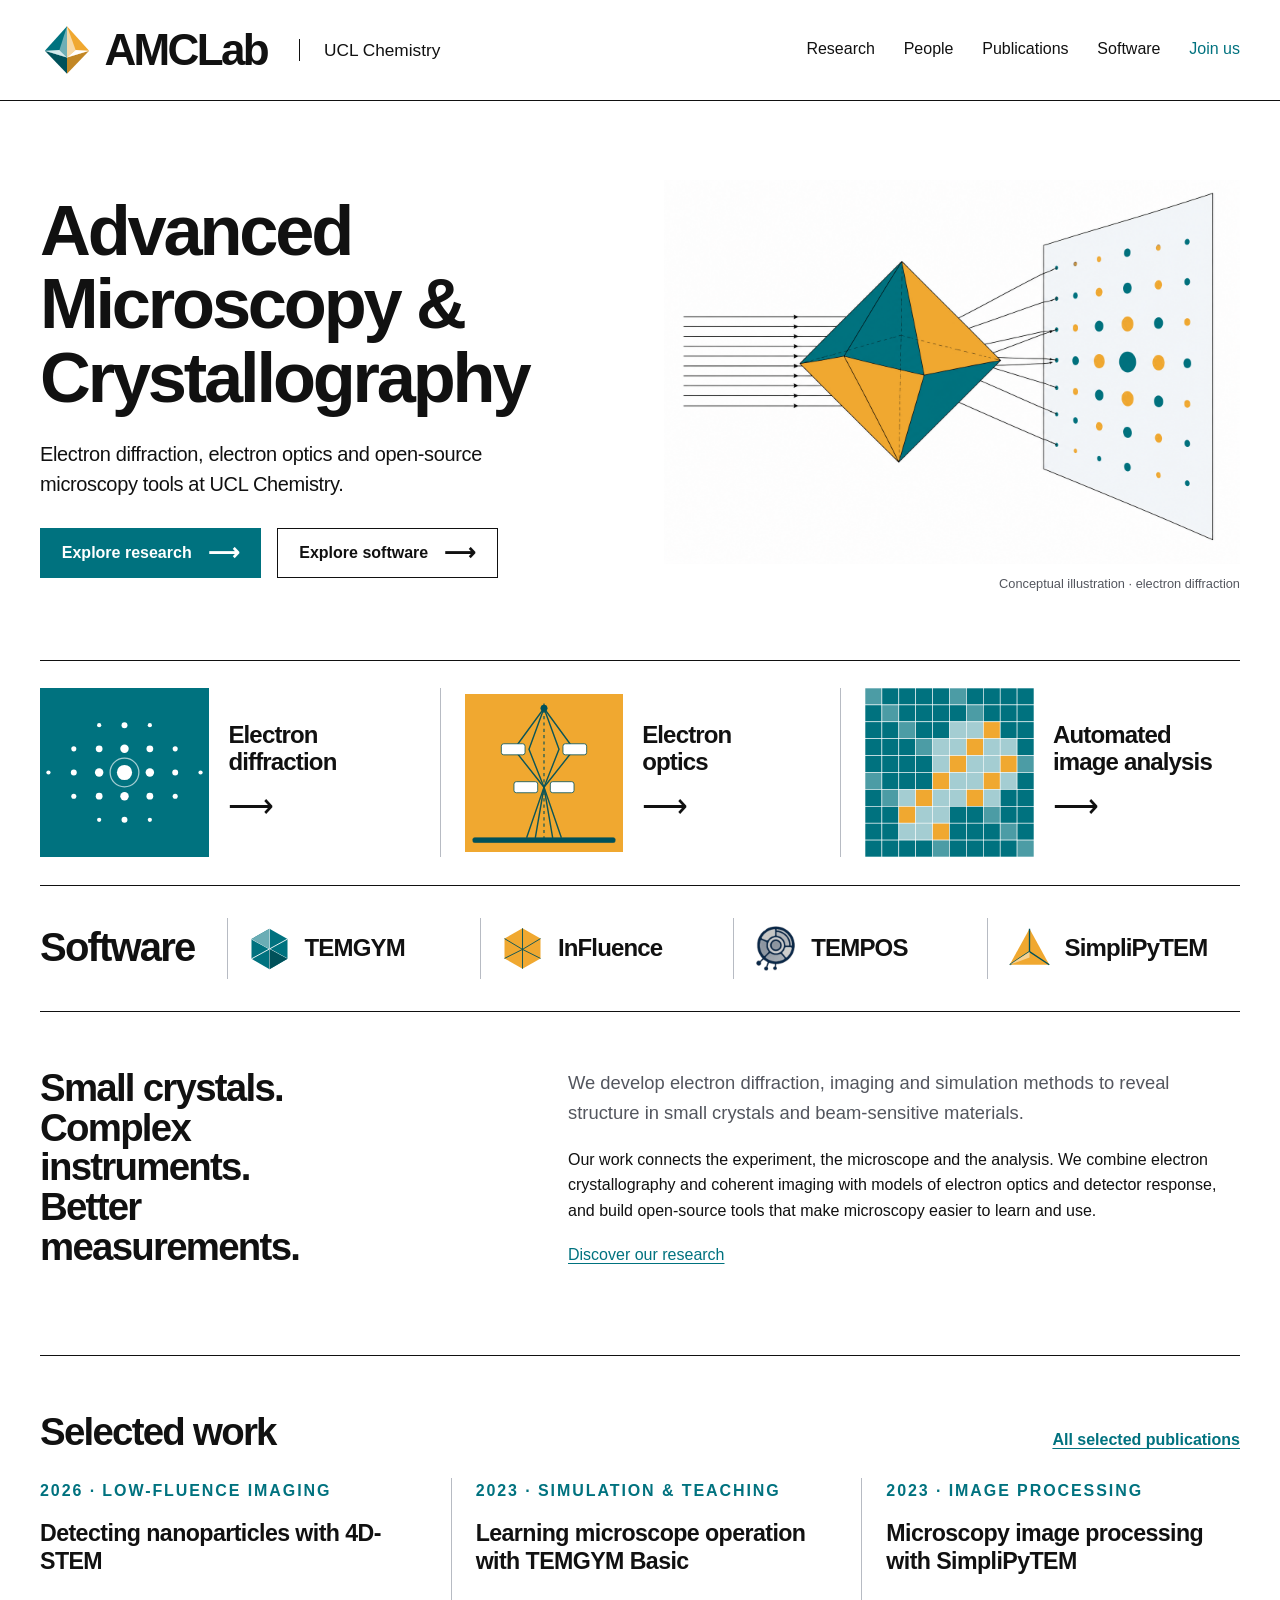
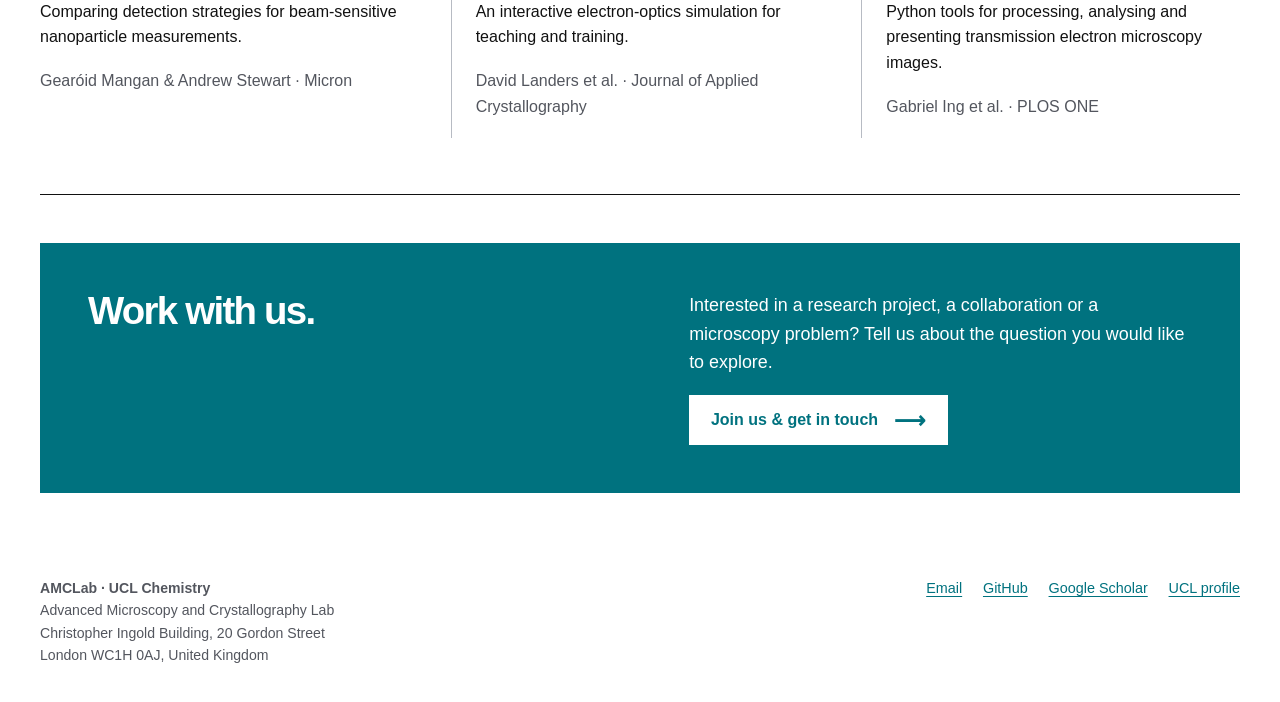
<file: index.html>
<!doctype html>
<html lang="en-GB">
<head><meta charset="utf-8"><meta name="viewport" content="width=device-width, initial-scale=1">
<title>Advanced Microscopy &amp; Crystallography · AMCLab</title><meta name="description" content="Electron diffraction, electron optics and open-source microscopy tools at UCL Chemistry."><meta name="theme-color" content="#00727f">
<meta property="og:type" content="website"><meta property="og:site_name" content="AMCLab"><meta property="og:title" content="Advanced Microscopy &amp; Crystallography · AMCLab"><meta property="og:description" content="Electron diffraction, electron optics and open-source microscopy tools at UCL Chemistry.">
<link rel="icon" type="image/svg+xml" href="data:image/svg+xml,%3Csvg%20xmlns%3D%22http%3A//www.w3.org/2000/svg%22%20viewBox%3D%220%200%20200%20200%22%20role%3D%22img%22%20aria-label%3D%22AMCLab%20crystal%20mark%22%3E%0A%3Cpath%20d%3D%22M100%2012%2018%20103%20100%20128Z%22%20fill%3D%22%2300727f%22/%3E%3Cpath%20d%3D%22M100%2012%20100%20128%20182%20103Z%22%20fill%3D%22%23f0a830%22/%3E%0A%3Cpath%20d%3D%22M100%20188%2018%20103%20100%20128Z%22%20fill%3D%22%2300515a%22/%3E%3Cpath%20d%3D%22M100%20188%20100%20128%20182%20103Z%22%20fill%3D%22%23c28725%22/%3E%0A%3Cpath%20d%3D%22M100%2012%2072%20100%20100%20128Z%22%20fill%3D%22%236eafb6%22/%3E%3Cpath%20d%3D%22M100%2012%20100%20128%20132%20100Z%22%20fill%3D%22%23f8d9a5%22/%3E%0A%3Cpath%20d%3D%22M18%20103%20100%20128%2072%20100Z%22%20fill%3D%22%23d5e8ea%22/%3E%3Cpath%20d%3D%22M100%20128%20182%20103%20132%20100Z%22%20fill%3D%22%23fff%22/%3E%0A%3C/svg%3E%0A"><link rel="stylesheet" href="assets/style.css"><script src="assets/main.js" defer></script></head>
<body><a class="skip" href="#main">Skip to content</a>
<header class="site-header"><div class="wrap header-inner"><a class="brand" href="index.html" aria-label="AMCLab home"><img src="assets/mark.svg" width="54" height="54" alt="">AMCLab</a><a class="institution" href="https://www.ucl.ac.uk/chemistry/">UCL Chemistry</a><button class="menu-toggle" aria-controls="site-nav" aria-expanded="false" type="button">Menu</button><nav class="nav" id="site-nav" aria-label="Main navigation"><a href="research.html">Research</a><a href="people.html">People</a><a href="publications.html">Publications</a><a href="software.html">Software</a><a href="join.html" class="join-link">Join us</a></nav></div></header>
<main id="main" class="wrap">
<section class="hero" aria-labelledby="home-title"><div><h1 id="home-title">Advanced<br>Microscopy &amp;<br>Crystallography</h1><p class="intro">Electron diffraction, electron optics and open-source microscopy tools at UCL Chemistry.</p><div class="actions"><a class="button" href="research.html">Explore research <span class="arrow" aria-hidden="true">⟶</span></a><a class="button secondary" href="software.html">Explore software <span class="arrow" aria-hidden="true">⟶</span></a></div></div><figure><img src="assets/hero-art.png" width="1536" height="1024" alt="Conceptual illustration of an octahedral crystal scattering an electron beam towards a diffraction pattern."><figcaption>Conceptual illustration · electron diffraction</figcaption></figure></section>
<div class="research-strip" aria-label="Research themes">
<a class="research-tile" href="research.html#diffraction"><img src="assets/diffraction.svg" width="200" height="200" alt=""><div><h2>Electron<br>diffraction</h2><span class="arrow" aria-hidden="true">⟶</span></div></a>
<a class="research-tile" href="research.html#optics"><img src="assets/optics.svg" width="200" height="200" alt=""><div><h2>Electron<br>optics</h2><span class="arrow" aria-hidden="true">⟶</span></div></a>
<a class="research-tile" href="research.html#analysis"><img src="assets/analysis.svg" width="200" height="200" alt=""><div><h2>Automated<br>image analysis</h2><span class="arrow" aria-hidden="true">⟶</span></div></a></div>
<section class="software-strip" aria-labelledby="software-title"><h2 id="software-title">Software</h2><div class="software-index"><a href="software.html#temgym"><svg class="software-emblem" viewBox="0 0 100 100" aria-hidden="true"><path d="M50 6 10 29 10 73 50 96 90 73 90 29Z" fill="#00727f"/><path d="m50 6 0 45 40-22M50 51 10 29M50 51 50 96M50 51 90 73M50 51 10 73" fill="none" stroke="#fff" stroke-width="2"/><path d="M50 6 10 29 50 51Z" fill="#6badb5"/><path d="M50 51 50 96 90 73Z" fill="#00515a"/></svg><span>TEMGYM</span></a><a href="software.html#influence"><svg class="software-emblem" viewBox="0 0 100 100" aria-hidden="true"><path d="M50 5 10 28 10 72 50 95 90 72 90 28Z" fill="#f0a830"/><path d="m10 28 40 24 40-24M10 72 50 52 90 72M50 5v90" fill="none" stroke="#00515a" stroke-width="2"/></svg><span>InFluence</span></a><a href="software.html#tempos"><img class="software-emblem" src="assets/tempos-logo.png" width="120" height="120" alt=""><span>TEMPOS</span></a><a href="software.html#simplipytem"><svg class="software-emblem" viewBox="0 0 100 100" aria-hidden="true"><path d="M50 6 6 86 94 86Z" fill="#f0a830"/><path d="M50 6v51L6 86M50 57l44 29" fill="none" stroke="#00515a" stroke-width="3"/><path d="M50 57 6 86 50 70Z" fill="#f7d293"/></svg><span>SimpliPyTEM</span></a></div></section>
<section class="section split"><h2>Small crystals.<br>Complex instruments.<br>Better measurements.</h2><div><p class="section-lead">We develop electron diffraction, imaging and simulation methods to reveal structure in small crystals and beam-sensitive materials.</p><p>Our work connects the experiment, the microscope and the analysis. We combine electron crystallography and coherent imaging with models of electron optics and detector response, and build open-source tools that make microscopy easier to learn and use.</p><a href="research.html">Discover our research</a></div></section>
<section class="section"><div class="section-head"><h2>Selected work</h2><a href="publications.html">All selected publications</a></div><div class="paper-grid">
<article class="paper-summary"><p class="eyebrow">2026 · Low-fluence imaging</p><h3><a href="https://doi.org/10.1016/j.micron.2025.103956">Detecting nanoparticles with 4D-STEM</a></h3><p>Comparing detection strategies for beam-sensitive nanoparticle measurements.</p><p class="meta">Gearóid Mangan &amp; Andrew Stewart · Micron</p></article>
<article class="paper-summary"><p class="eyebrow">2023 · Simulation &amp; teaching</p><h3><a href="https://doi.org/10.1107/S1600576723005174">Learning microscope operation with TEMGYM Basic</a></h3><p>An interactive electron-optics simulation for teaching and training.</p><p class="meta">David Landers et al. · Journal of Applied Crystallography</p></article>
<article class="paper-summary"><p class="eyebrow">2023 · Image processing</p><h3><a href="https://doi.org/10.1371/journal.pone.0285691">Microscopy image processing with SimpliPyTEM</a></h3><p>Python tools for processing, analysing and presenting transmission electron microscopy images.</p><p class="meta">Gabriel Ing et al. · PLOS ONE</p></article></div></section>
<section class="cta"><h2>Work with us.</h2><div><p>Interested in a research project, a collaboration or a microscopy problem? Tell us about the question you would like to explore.</p><a class="button" href="join.html">Join us &amp; get in touch <span class="arrow" aria-hidden="true">⟶</span></a></div></section>
</main>
<footer class="site-footer"><div class="wrap footer-inner"><div><p class="footer-brand">AMCLab · UCL Chemistry</p><p>Advanced Microscopy and Crystallography Lab<br>Christopher Ingold Building, 20 Gordon Street<br>London WC1H 0AJ, United Kingdom</p></div><div class="footer-links"><a href="mailto:andy.stewart@ucl.ac.uk">Email</a><a href="https://github.com/AMCLab">GitHub</a><a href="https://scholar.google.com/citations?user=0RA7ExoAAAAJ">Google Scholar</a><a href="https://profiles.ucl.ac.uk/87729-andrew-stewart">UCL profile</a></div></div></footer></body></html>
</file>
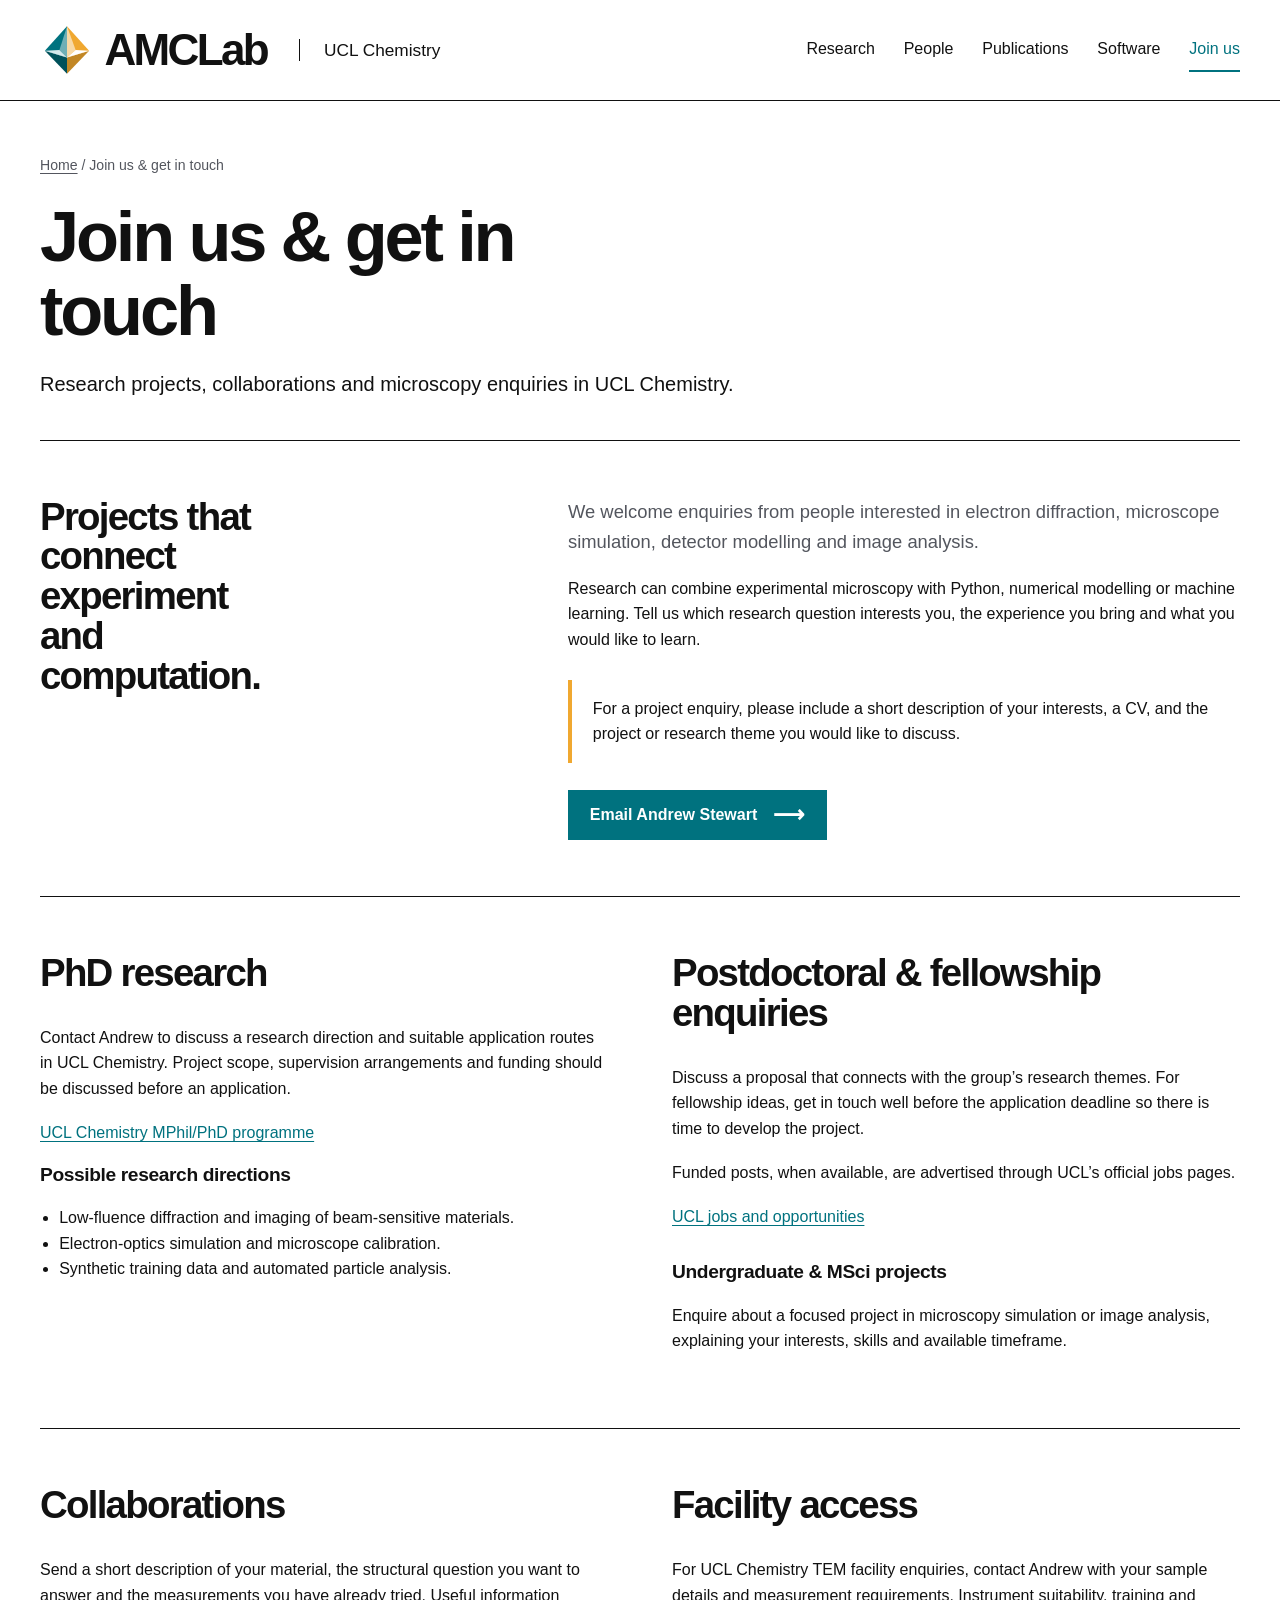
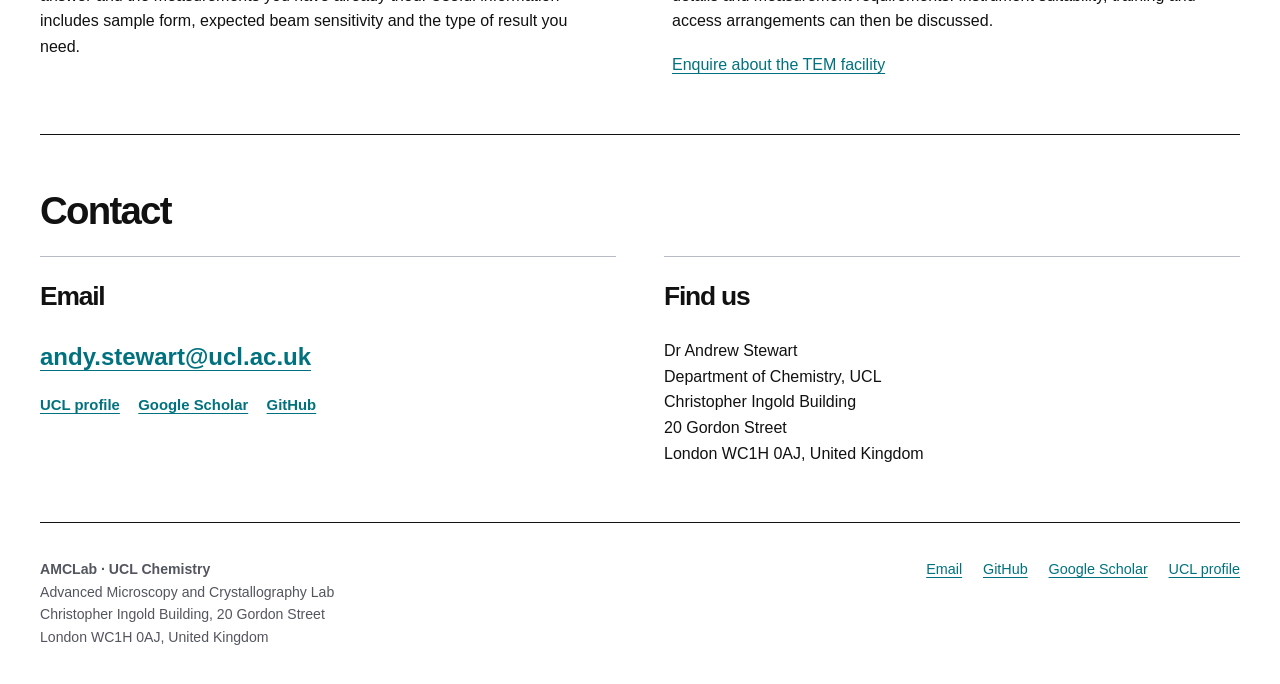
<file: join.html>
<!doctype html>
<html lang="en-GB">
<head><meta charset="utf-8"><meta name="viewport" content="width=device-width, initial-scale=1">
<title>Join us &amp; get in touch · AMCLab</title><meta name="description" content="Discuss research projects, collaborations and UCL Chemistry TEM facility access with AMCLab."><meta name="theme-color" content="#00727f">
<meta property="og:type" content="website"><meta property="og:site_name" content="AMCLab"><meta property="og:title" content="Join us &amp; get in touch · AMCLab"><meta property="og:description" content="Discuss research projects, collaborations and UCL Chemistry TEM facility access with AMCLab.">
<link rel="icon" type="image/svg+xml" href="data:image/svg+xml,%3Csvg%20xmlns%3D%22http%3A//www.w3.org/2000/svg%22%20viewBox%3D%220%200%20200%20200%22%20role%3D%22img%22%20aria-label%3D%22AMCLab%20crystal%20mark%22%3E%0A%3Cpath%20d%3D%22M100%2012%2018%20103%20100%20128Z%22%20fill%3D%22%2300727f%22/%3E%3Cpath%20d%3D%22M100%2012%20100%20128%20182%20103Z%22%20fill%3D%22%23f0a830%22/%3E%0A%3Cpath%20d%3D%22M100%20188%2018%20103%20100%20128Z%22%20fill%3D%22%2300515a%22/%3E%3Cpath%20d%3D%22M100%20188%20100%20128%20182%20103Z%22%20fill%3D%22%23c28725%22/%3E%0A%3Cpath%20d%3D%22M100%2012%2072%20100%20100%20128Z%22%20fill%3D%22%236eafb6%22/%3E%3Cpath%20d%3D%22M100%2012%20100%20128%20132%20100Z%22%20fill%3D%22%23f8d9a5%22/%3E%0A%3Cpath%20d%3D%22M18%20103%20100%20128%2072%20100Z%22%20fill%3D%22%23d5e8ea%22/%3E%3Cpath%20d%3D%22M100%20128%20182%20103%20132%20100Z%22%20fill%3D%22%23fff%22/%3E%0A%3C/svg%3E%0A"><link rel="stylesheet" href="assets/style.css"><script src="assets/main.js" defer></script></head>
<body><a class="skip" href="#main">Skip to content</a>
<header class="site-header"><div class="wrap header-inner"><a class="brand" href="index.html" aria-label="AMCLab home"><img src="assets/mark.svg" width="54" height="54" alt="">AMCLab</a><a class="institution" href="https://www.ucl.ac.uk/chemistry/">UCL Chemistry</a><button class="menu-toggle" aria-controls="site-nav" aria-expanded="false" type="button">Menu</button><nav class="nav" id="site-nav" aria-label="Main navigation"><a href="research.html">Research</a><a href="people.html">People</a><a href="publications.html">Publications</a><a href="software.html">Software</a><a href="join.html" aria-current="page" class="join-link">Join us</a></nav></div></header>
<main id="main" class="wrap"><div class="page-heading"><div class="breadcrumbs"><a href="index.html">Home</a> / Join us &amp; get in touch</div><h1>Join us &amp; get in touch</h1><p class="lead">Research projects, collaborations and microscopy enquiries in UCL Chemistry.</p></div>
<section class="section split"><h2>Projects that connect experiment and computation.</h2><div><p class="section-lead">We welcome enquiries from people interested in electron diffraction, microscope simulation, detector modelling and image analysis.</p><p>Research can combine experimental microscopy with Python, numerical modelling or machine learning. Tell us which research question interests you, the experience you bring and what you would like to learn.</p><div class="callout"><p>For a project enquiry, please include a short description of your interests, a CV, and the project or research theme you would like to discuss.</p></div><a class="button" href="mailto:andy.stewart@ucl.ac.uk?subject=AMCLab%20research%20enquiry">Email Andrew Stewart <span class="arrow" aria-hidden="true">⟶</span></a></div></section>
<section class="section layout-two"><div><h2>PhD research</h2><p>Contact Andrew to discuss a research direction and suitable application routes in UCL Chemistry. Project scope, supervision arrangements and funding should be discussed before an application.</p><p><a href="https://www.ucl.ac.uk/prospective-students/graduate/research-degrees/chemistry-mphil-phd">UCL Chemistry MPhil/PhD programme</a></p><h3 class="subhead">Possible research directions</h3><ul><li>Low-fluence diffraction and imaging of beam-sensitive materials.</li><li>Electron-optics simulation and microscope calibration.</li><li>Synthetic training data and automated particle analysis.</li></ul></div><div><h2>Postdoctoral &amp; fellowship enquiries</h2><p>Discuss a proposal that connects with the group’s research themes. For fellowship ideas, get in touch well before the application deadline so there is time to develop the project.</p><p>Funded posts, when available, are advertised through UCL’s official jobs pages.</p><a href="https://www.ucl.ac.uk/work-at-ucl/">UCL jobs and opportunities</a><h3 class="subhead" style="margin-top:2rem">Undergraduate &amp; MSci projects</h3><p>Enquire about a focused project in microscopy simulation or image analysis, explaining your interests, skills and available timeframe.</p></div></section>
<section class="section layout-two"><div><h2>Collaborations</h2><p>Send a short description of your material, the structural question you want to answer and the measurements you have already tried. Useful information includes sample form, expected beam sensitivity and the type of result you need.</p></div><div><h2>Facility access</h2><p>For UCL Chemistry TEM facility enquiries, contact Andrew with your sample details and measurement requirements. Instrument suitability, training and access arrangements can then be discussed.</p><a href="mailto:andy.stewart@ucl.ac.uk?subject=UCL%20Chemistry%20TEM%20facility%20enquiry">Enquire about the TEM facility</a></div></section>
<section class="section"><div class="section-head"><h2>Contact</h2></div><div class="contact-grid"><div class="contact-block"><h3>Email</h3><a class="contact-mail" href="mailto:andy.stewart@ucl.ac.uk">andy.stewart@ucl.ac.uk</a><div class="text-links"><a href="https://profiles.ucl.ac.uk/87729-andrew-stewart">UCL profile</a><a href="https://scholar.google.com/citations?user=0RA7ExoAAAAJ">Google Scholar</a><a href="https://github.com/AMCLab">GitHub</a></div></div><div class="contact-block"><h3>Find us</h3><address class="address">Dr Andrew Stewart<br>Department of Chemistry, UCL<br>Christopher Ingold Building<br>20 Gordon Street<br>London WC1H 0AJ, United Kingdom</address></div></div></section>
</main>
<footer class="site-footer"><div class="wrap footer-inner"><div><p class="footer-brand">AMCLab · UCL Chemistry</p><p>Advanced Microscopy and Crystallography Lab<br>Christopher Ingold Building, 20 Gordon Street<br>London WC1H 0AJ, United Kingdom</p></div><div class="footer-links"><a href="mailto:andy.stewart@ucl.ac.uk">Email</a><a href="https://github.com/AMCLab">GitHub</a><a href="https://scholar.google.com/citations?user=0RA7ExoAAAAJ">Google Scholar</a><a href="https://profiles.ucl.ac.uk/87729-andrew-stewart">UCL profile</a></div></div></footer></body></html>
</file>
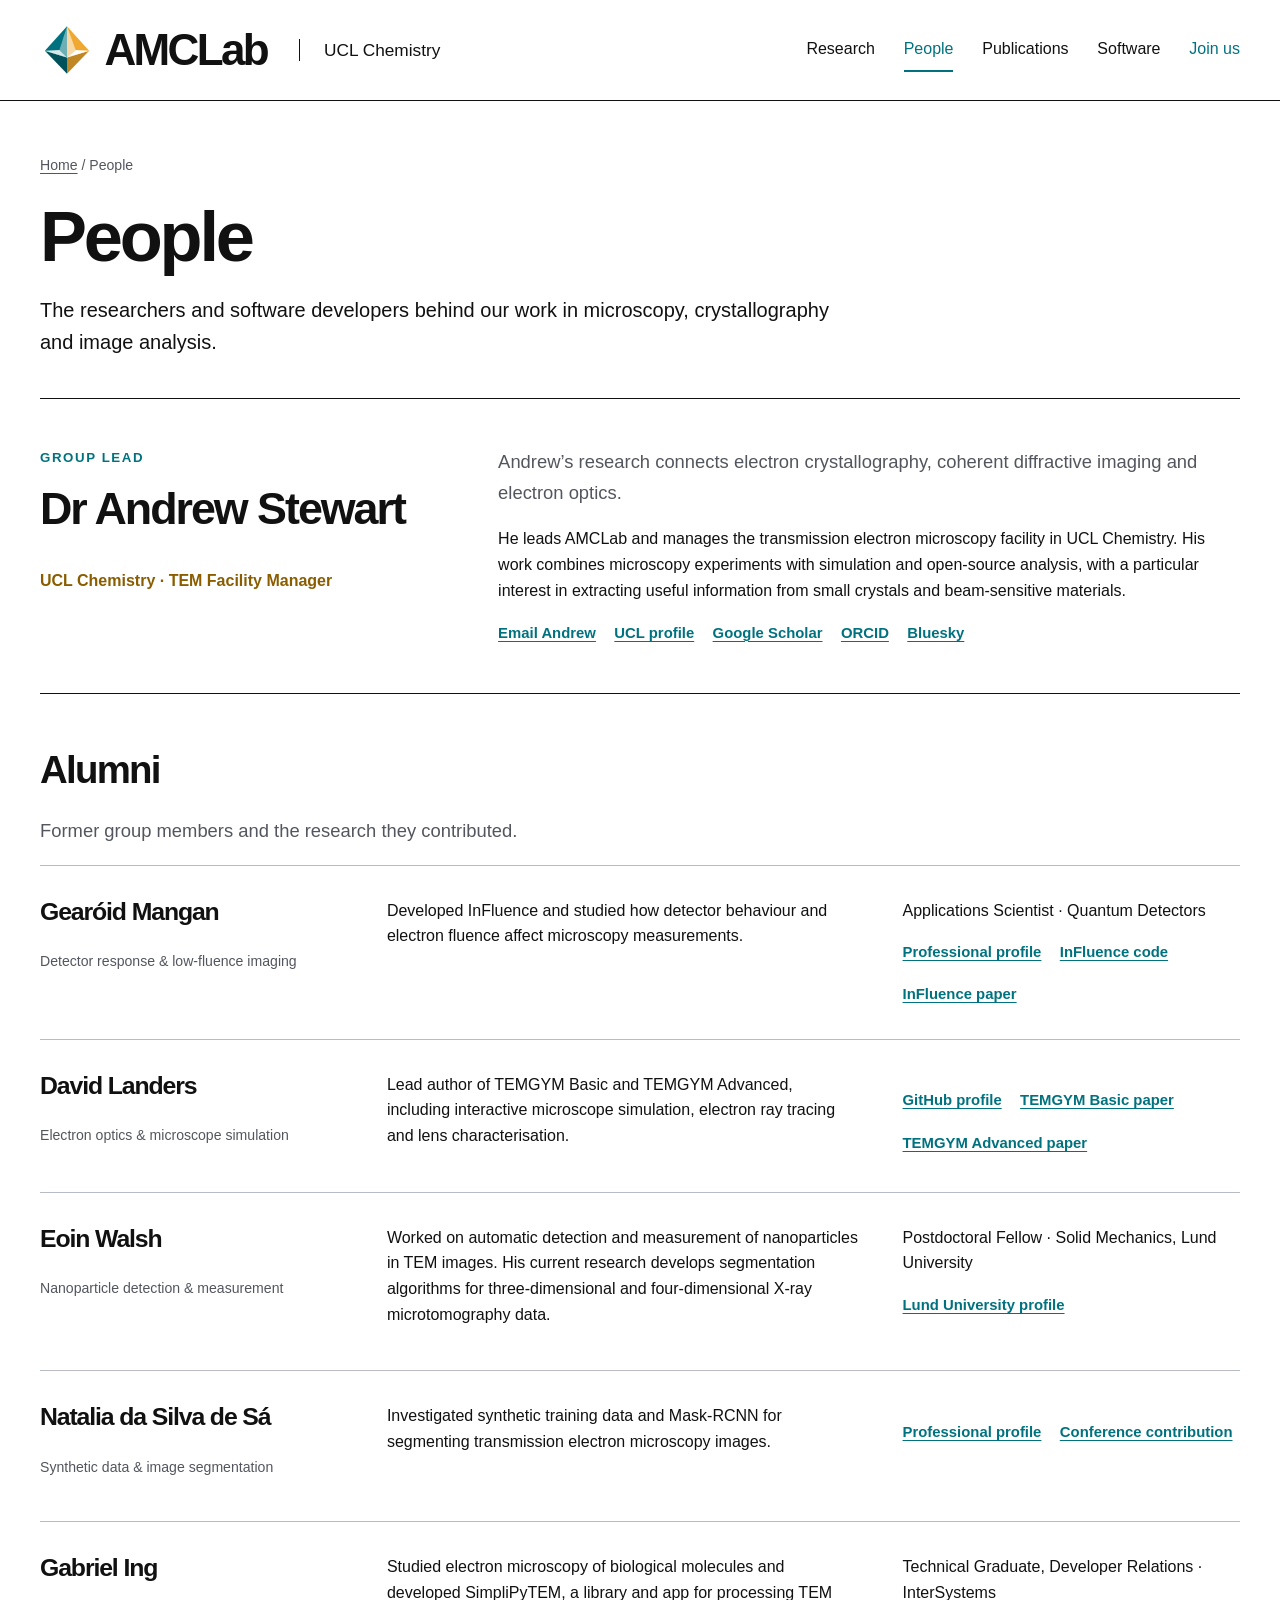
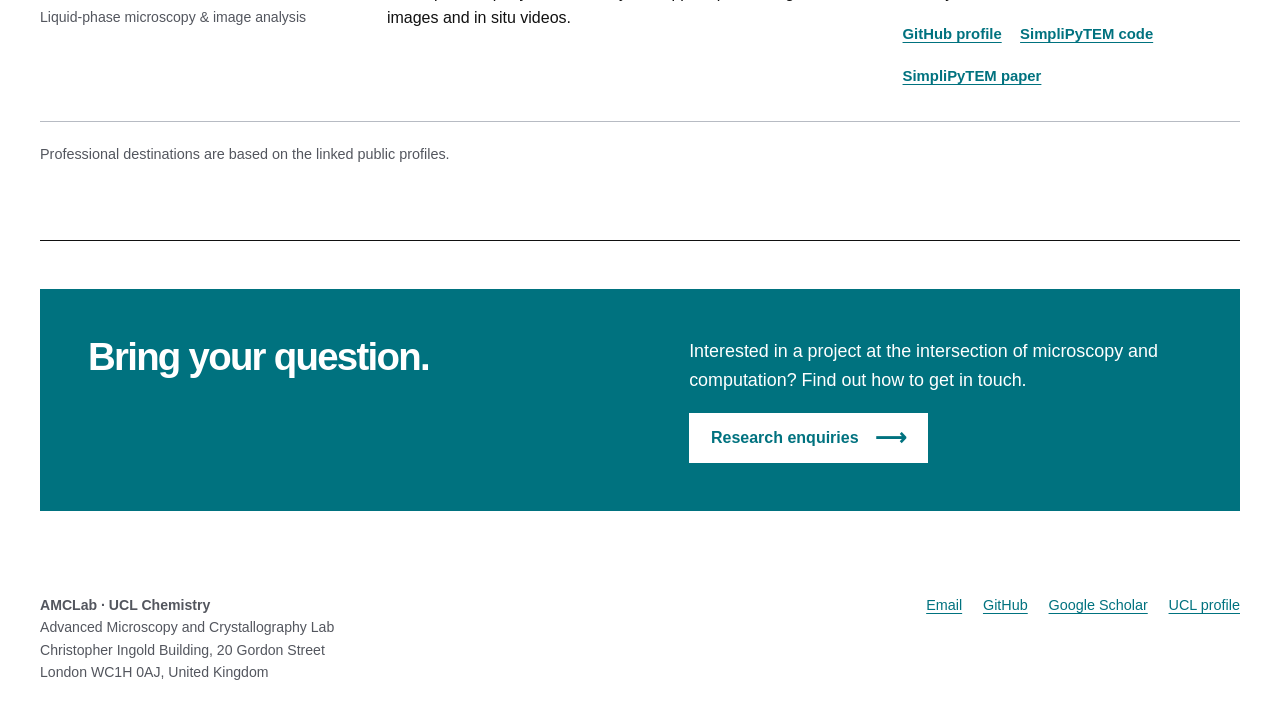
<file: people.html>
<!doctype html>
<html lang="en-GB">
<head><meta charset="utf-8"><meta name="viewport" content="width=device-width, initial-scale=1">
<title>People · AMCLab</title><meta name="description" content="Meet Andrew Stewart and AMCLab alumni, with research contributions and professional profiles."><meta name="theme-color" content="#00727f">
<meta property="og:type" content="website"><meta property="og:site_name" content="AMCLab"><meta property="og:title" content="People · AMCLab"><meta property="og:description" content="Meet Andrew Stewart and AMCLab alumni, with research contributions and professional profiles.">
<link rel="icon" type="image/svg+xml" href="data:image/svg+xml,%3Csvg%20xmlns%3D%22http%3A//www.w3.org/2000/svg%22%20viewBox%3D%220%200%20200%20200%22%20role%3D%22img%22%20aria-label%3D%22AMCLab%20crystal%20mark%22%3E%0A%3Cpath%20d%3D%22M100%2012%2018%20103%20100%20128Z%22%20fill%3D%22%2300727f%22/%3E%3Cpath%20d%3D%22M100%2012%20100%20128%20182%20103Z%22%20fill%3D%22%23f0a830%22/%3E%0A%3Cpath%20d%3D%22M100%20188%2018%20103%20100%20128Z%22%20fill%3D%22%2300515a%22/%3E%3Cpath%20d%3D%22M100%20188%20100%20128%20182%20103Z%22%20fill%3D%22%23c28725%22/%3E%0A%3Cpath%20d%3D%22M100%2012%2072%20100%20100%20128Z%22%20fill%3D%22%236eafb6%22/%3E%3Cpath%20d%3D%22M100%2012%20100%20128%20132%20100Z%22%20fill%3D%22%23f8d9a5%22/%3E%0A%3Cpath%20d%3D%22M18%20103%20100%20128%2072%20100Z%22%20fill%3D%22%23d5e8ea%22/%3E%3Cpath%20d%3D%22M100%20128%20182%20103%20132%20100Z%22%20fill%3D%22%23fff%22/%3E%0A%3C/svg%3E%0A"><link rel="stylesheet" href="assets/style.css"><script src="assets/main.js" defer></script></head>
<body><a class="skip" href="#main">Skip to content</a>
<header class="site-header"><div class="wrap header-inner"><a class="brand" href="index.html" aria-label="AMCLab home"><img src="assets/mark.svg" width="54" height="54" alt="">AMCLab</a><a class="institution" href="https://www.ucl.ac.uk/chemistry/">UCL Chemistry</a><button class="menu-toggle" aria-controls="site-nav" aria-expanded="false" type="button">Menu</button><nav class="nav" id="site-nav" aria-label="Main navigation"><a href="research.html">Research</a><a href="people.html" aria-current="page">People</a><a href="publications.html">Publications</a><a href="software.html">Software</a><a href="join.html" class="join-link">Join us</a></nav></div></header>
<main id="main" class="wrap"><div class="page-heading"><div class="breadcrumbs"><a href="index.html">Home</a> / People</div><h1>People</h1><p class="lead">The researchers and software developers behind our work in microscopy, crystallography and image analysis.</p></div>
<section class="detail-section profile-lead"><div><p class="eyebrow">GROUP LEAD</p><h2>Dr Andrew Stewart</h2><p class="name-label">UCL Chemistry · TEM Facility Manager</p></div><div><p class="section-lead">Andrew’s research connects electron crystallography, coherent diffractive imaging and electron optics.</p><p>He leads AMCLab and manages the transmission electron microscopy facility in UCL Chemistry. His work combines microscopy experiments with simulation and open-source analysis, with a particular interest in extracting useful information from small crystals and beam-sensitive materials.</p><div class="text-links"><a href="mailto:andy.stewart@ucl.ac.uk">Email Andrew</a><a href="https://profiles.ucl.ac.uk/87729-andrew-stewart">UCL profile</a><a href="https://scholar.google.com/citations?user=0RA7ExoAAAAJ">Google Scholar</a><a href="https://orcid.org/0000-0002-3081-5644">ORCID</a><a href="https://bsky.app/profile/3ded.bsky.social">Bluesky</a></div></div></section>
<section class="section"><div class="section-head"><h2>Alumni</h2></div><p class="section-lead">Former group members and the research they contributed.</p><div class="alumni"><article class="person-row"><div><h3>Gearóid Mangan</h3><p class="meta">Detector response &amp; low-fluence imaging</p></div><div><p>Developed InFluence and studied how detector behaviour and electron fluence affect microscopy measurements.</p></div><div><p class="role">Applications Scientist · Quantum Detectors</p><div class="text-links"><a href="https://ie.linkedin.com/in/gear%C3%B3id-mangan-0495a6233">Professional profile</a><a href="https://github.com/AMCLab/InFluence">InFluence code</a><a href="https://doi.org/10.1093/micmic/ozad064">InFluence paper</a></div></div></article><article class="person-row"><div><h3>David Landers</h3><p class="meta">Electron optics &amp; microscope simulation</p></div><div><p>Lead author of TEMGYM Basic and TEMGYM Advanced, including interactive microscope simulation, electron ray tracing and lens characterisation.</p></div><div><div class="text-links"><a href="https://github.com/DavidLanders95">GitHub profile</a><a href="https://doi.org/10.1107/S1600576723005174">TEMGYM Basic paper</a><a href="https://doi.org/10.1016/j.ultramic.2023.113738">TEMGYM Advanced paper</a></div></div></article><article class="person-row"><div><h3>Eoin Walsh</h3><p class="meta">Nanoparticle detection &amp; measurement</p></div><div><p>Worked on automatic detection and measurement of nanoparticles in TEM images. His current research develops segmentation algorithms for three-dimensional and four-dimensional X-ray microtomography data.</p></div><div><p class="role">Postdoctoral Fellow · Solid Mechanics, Lund University</p><div class="text-links"><a href="https://portal.research.lu.se/en/persons/eoin-walsh/">Lund University profile</a></div></div></article><article class="person-row"><div><h3>Natalia da Silva de Sá</h3><p class="meta">Synthetic data &amp; image segmentation</p></div><div><p>Investigated synthetic training data and Mask-RCNN for segmenting transmission electron microscopy images.</p></div><div><div class="text-links"><a href="https://br.linkedin.com/in/natalia-sa">Professional profile</a><a href="https://doi.org/10.1051/bioconf/202412910011">Conference contribution</a></div></div></article><article class="person-row"><div><h3>Gabriel Ing</h3><p class="meta">Liquid-phase microscopy &amp; image analysis</p></div><div><p>Studied electron microscopy of biological molecules and developed SimpliPyTEM, a library and app for processing TEM images and in situ videos.</p></div><div><p class="role">Technical Graduate, Developer Relations · InterSystems</p><div class="text-links"><a href="https://github.com/gabriel-ing">GitHub profile</a><a href="https://github.com/gabriel-ing/SimpliPyTEM">SimpliPyTEM code</a><a href="https://doi.org/10.1371/journal.pone.0285691">SimpliPyTEM paper</a></div></div></article></div><p class="note" style="margin-top:1.3rem">Professional destinations are based on the linked public profiles.</p></section><section class="cta"><h2>Bring your question.</h2><div><p>Interested in a project at the intersection of microscopy and computation? Find out how to get in touch.</p><a class="button" href="join.html">Research enquiries <span class="arrow" aria-hidden="true">⟶</span></a></div></section></main>
<footer class="site-footer"><div class="wrap footer-inner"><div><p class="footer-brand">AMCLab · UCL Chemistry</p><p>Advanced Microscopy and Crystallography Lab<br>Christopher Ingold Building, 20 Gordon Street<br>London WC1H 0AJ, United Kingdom</p></div><div class="footer-links"><a href="mailto:andy.stewart@ucl.ac.uk">Email</a><a href="https://github.com/AMCLab">GitHub</a><a href="https://scholar.google.com/citations?user=0RA7ExoAAAAJ">Google Scholar</a><a href="https://profiles.ucl.ac.uk/87729-andrew-stewart">UCL profile</a></div></div></footer></body></html>
</file>
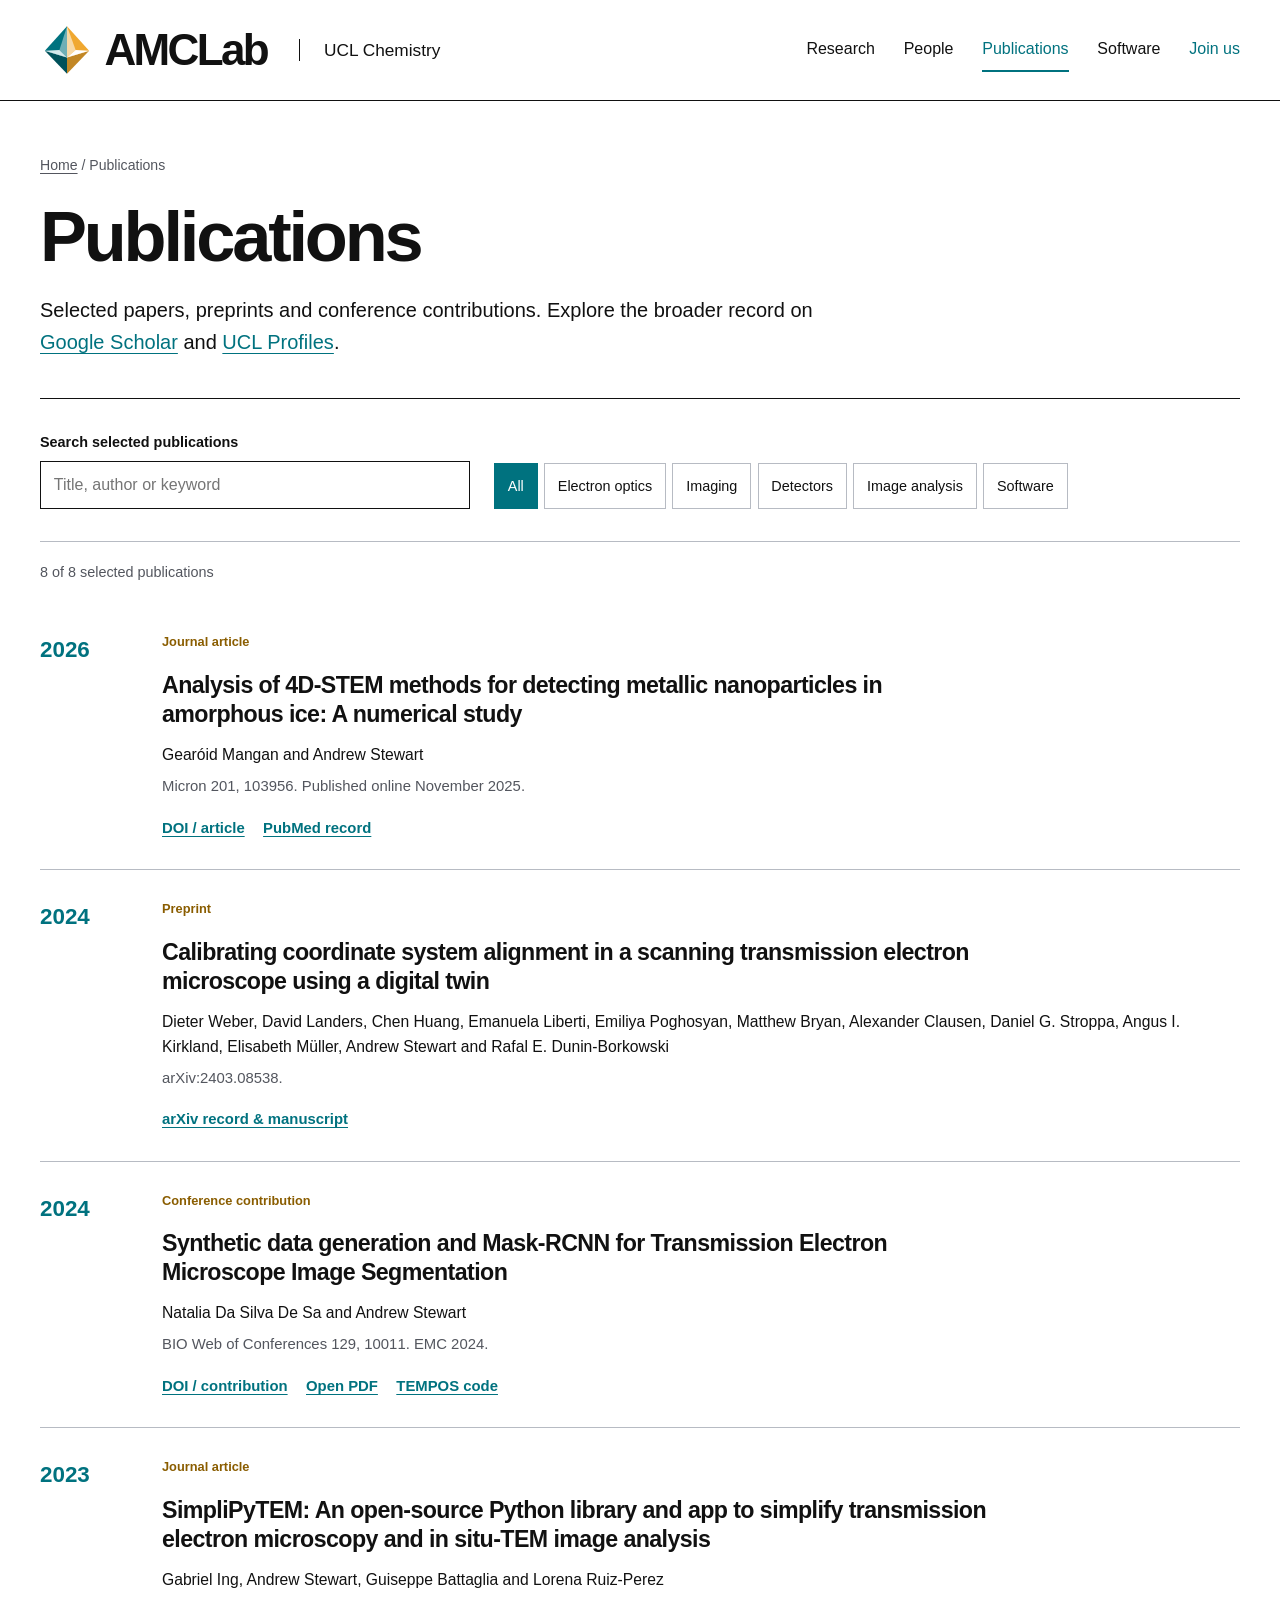
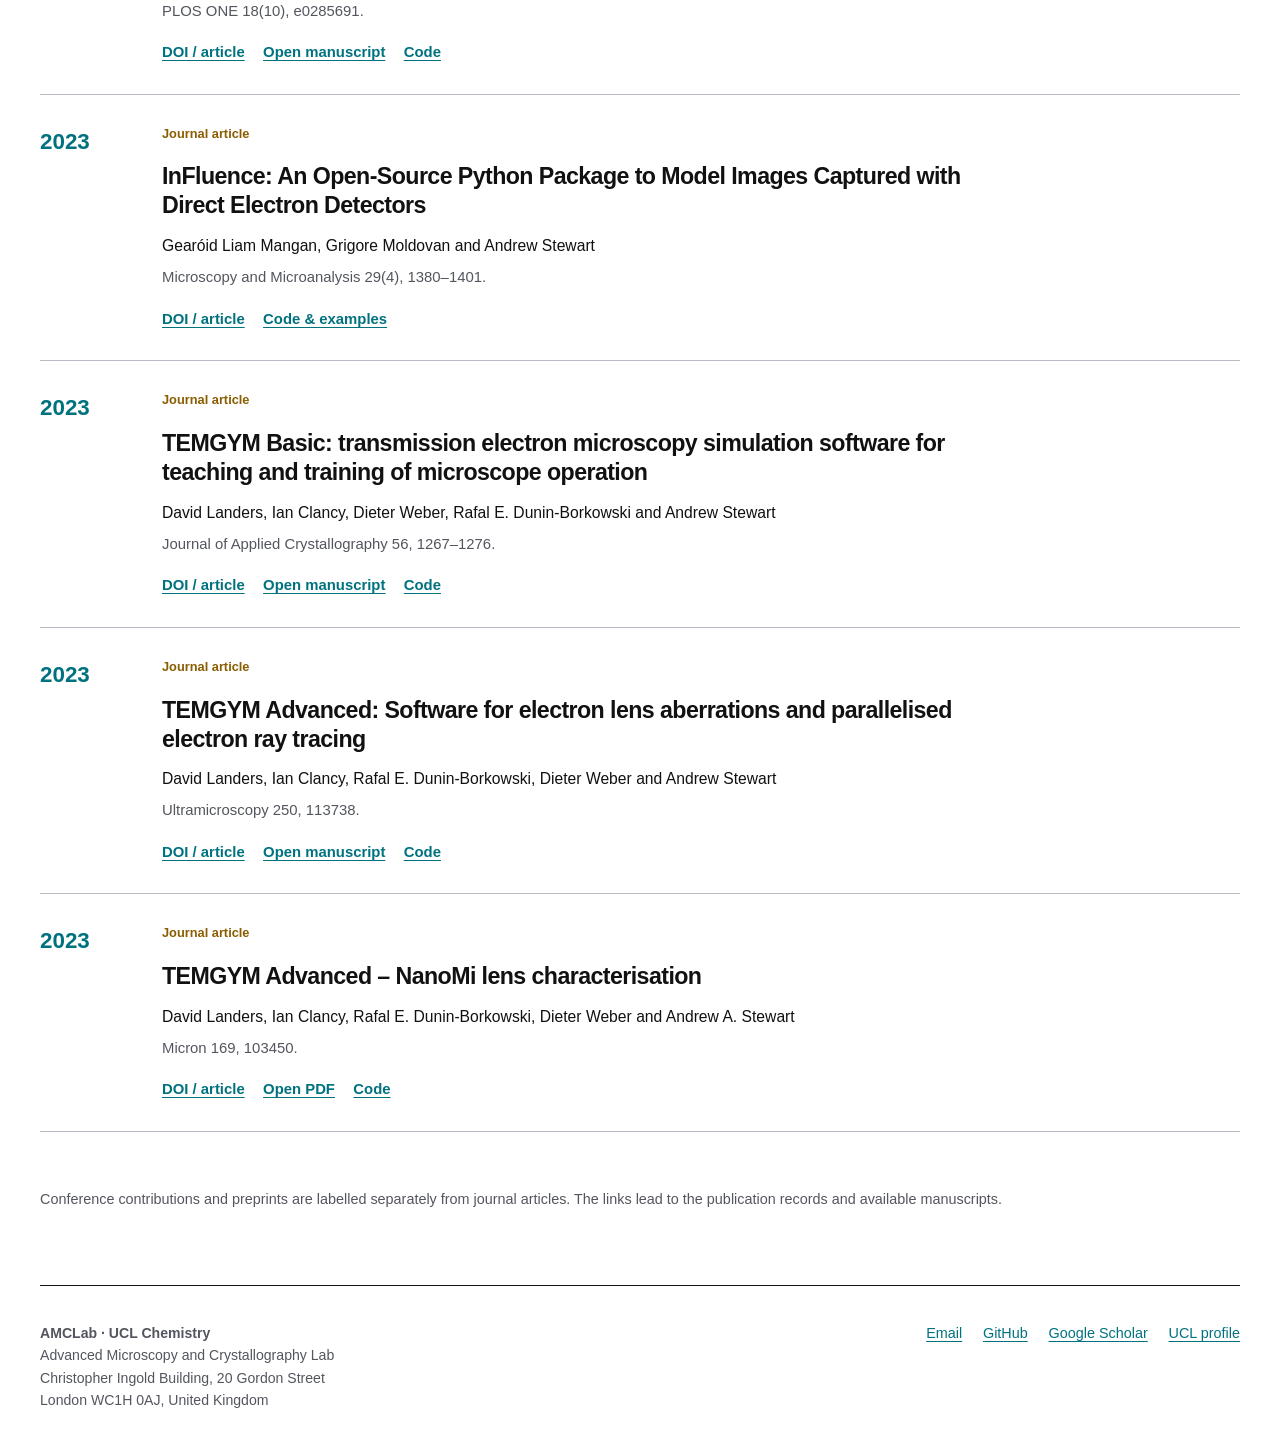
<file: publications.html>
<!doctype html>
<html lang="en-GB">
<head><meta charset="utf-8"><meta name="viewport" content="width=device-width, initial-scale=1">
<title>Publications · AMCLab</title><meta name="description" content="Selected AMCLab journal articles, preprints and conference contributions, with DOI, manuscript and code links."><meta name="theme-color" content="#00727f">
<meta property="og:type" content="website"><meta property="og:site_name" content="AMCLab"><meta property="og:title" content="Publications · AMCLab"><meta property="og:description" content="Selected AMCLab journal articles, preprints and conference contributions, with DOI, manuscript and code links.">
<link rel="icon" type="image/svg+xml" href="data:image/svg+xml,%3Csvg%20xmlns%3D%22http%3A//www.w3.org/2000/svg%22%20viewBox%3D%220%200%20200%20200%22%20role%3D%22img%22%20aria-label%3D%22AMCLab%20crystal%20mark%22%3E%0A%3Cpath%20d%3D%22M100%2012%2018%20103%20100%20128Z%22%20fill%3D%22%2300727f%22/%3E%3Cpath%20d%3D%22M100%2012%20100%20128%20182%20103Z%22%20fill%3D%22%23f0a830%22/%3E%0A%3Cpath%20d%3D%22M100%20188%2018%20103%20100%20128Z%22%20fill%3D%22%2300515a%22/%3E%3Cpath%20d%3D%22M100%20188%20100%20128%20182%20103Z%22%20fill%3D%22%23c28725%22/%3E%0A%3Cpath%20d%3D%22M100%2012%2072%20100%20100%20128Z%22%20fill%3D%22%236eafb6%22/%3E%3Cpath%20d%3D%22M100%2012%20100%20128%20132%20100Z%22%20fill%3D%22%23f8d9a5%22/%3E%0A%3Cpath%20d%3D%22M18%20103%20100%20128%2072%20100Z%22%20fill%3D%22%23d5e8ea%22/%3E%3Cpath%20d%3D%22M100%20128%20182%20103%20132%20100Z%22%20fill%3D%22%23fff%22/%3E%0A%3C/svg%3E%0A"><link rel="stylesheet" href="assets/style.css"><script src="assets/main.js" defer></script></head>
<body><a class="skip" href="#main">Skip to content</a>
<header class="site-header"><div class="wrap header-inner"><a class="brand" href="index.html" aria-label="AMCLab home"><img src="assets/mark.svg" width="54" height="54" alt="">AMCLab</a><a class="institution" href="https://www.ucl.ac.uk/chemistry/">UCL Chemistry</a><button class="menu-toggle" aria-controls="site-nav" aria-expanded="false" type="button">Menu</button><nav class="nav" id="site-nav" aria-label="Main navigation"><a href="research.html">Research</a><a href="people.html">People</a><a href="publications.html" aria-current="page">Publications</a><a href="software.html">Software</a><a href="join.html" class="join-link">Join us</a></nav></div></header>
<main id="main" class="wrap"><div class="page-heading"><div class="breadcrumbs"><a href="index.html">Home</a> / Publications</div><h1>Publications</h1><p class="lead">Selected papers, preprints and conference contributions. Explore the broader record on <a href="https://scholar.google.com/citations?user=0RA7ExoAAAAJ">Google Scholar</a> and <a href="https://profiles.ucl.ac.uk/87729-andrew-stewart">UCL Profiles</a>.</p></div><div class="filter-bar"><div class="search-field"><label for="publication-search">Search selected publications</label><input id="publication-search" type="search" placeholder="Title, author or keyword" autocomplete="off"></div><div class="filters" role="group" aria-label="Filter publications by topic"><button type="button" data-filter="all" aria-pressed="true">All</button><button type="button" data-filter="optics" aria-pressed="false">Electron optics</button><button type="button" data-filter="imaging" aria-pressed="false">Imaging</button><button type="button" data-filter="detectors" aria-pressed="false">Detectors</button><button type="button" data-filter="analysis" aria-pressed="false">Image analysis</button><button type="button" data-filter="software" aria-pressed="false">Software</button></div></div><p class="result-count" id="result-count" role="status" aria-live="polite">8 selected publications</p><div class="empty" id="empty-results" hidden>No publications match. Try another search or choose All.</div><div class="publication-list"><article class="publication" data-tags="imaging detectors"><div class="year">2026</div><div><p class="type">Journal article</p><h2>Analysis of 4D-STEM methods for detecting metallic nanoparticles in amorphous ice: A numerical study</h2><p class="authors">Gearóid Mangan and Andrew Stewart</p><p class="citation">Micron 201, 103956. Published online November 2025.</p><div class="text-links"><a href="https://doi.org/10.1016/j.micron.2025.103956">DOI / article</a><a href="https://pubmed.ncbi.nlm.nih.gov/41275566/">PubMed record</a></div></div></article><article class="publication" data-tags="optics software"><div class="year">2024</div><div><p class="type">Preprint</p><h2>Calibrating coordinate system alignment in a scanning transmission electron microscope using a digital twin</h2><p class="authors">Dieter Weber, David Landers, Chen Huang, Emanuela Liberti, Emiliya Poghosyan, Matthew Bryan, Alexander Clausen, Daniel G. Stroppa, Angus I. Kirkland, Elisabeth Müller, Andrew Stewart and Rafal E. Dunin-Borkowski</p><p class="citation">arXiv:2403.08538.</p><div class="text-links"><a href="https://arxiv.org/abs/2403.08538">arXiv record &amp; manuscript</a></div></div></article><article class="publication" data-tags="analysis software"><div class="year">2024</div><div><p class="type">Conference contribution</p><h2>Synthetic data generation and Mask-RCNN for Transmission Electron Microscope Image Segmentation</h2><p class="authors">Natalia Da Silva De Sa and Andrew Stewart</p><p class="citation">BIO Web of Conferences 129, 10011. EMC 2024.</p><div class="text-links"><a href="https://doi.org/10.1051/bioconf/202412910011">DOI / contribution</a><a href="https://www.bio-conferences.org/articles/bioconf/pdf/2024/48/bioconf_emc2024_10011.pdf">Open PDF</a><a href="https://github.com/AMCLab/TEMPOS">TEMPOS code</a></div></div></article><article class="publication" data-tags="analysis software"><div class="year">2023</div><div><p class="type">Journal article</p><h2>SimpliPyTEM: An open-source Python library and app to simplify transmission electron microscopy and in situ-TEM image analysis</h2><p class="authors">Gabriel Ing, Andrew Stewart, Guiseppe Battaglia and Lorena Ruiz-Perez</p><p class="citation">PLOS ONE 18(10), e0285691.</p><div class="text-links"><a href="https://doi.org/10.1371/journal.pone.0285691">DOI / article</a><a href="https://discovery.ucl.ac.uk/id/eprint/10180020/">Open manuscript</a><a href="https://github.com/gabriel-ing/SimpliPyTEM">Code</a></div></div></article><article class="publication" data-tags="detectors software imaging"><div class="year">2023</div><div><p class="type">Journal article</p><h2>InFluence: An Open-Source Python Package to Model Images Captured with Direct Electron Detectors</h2><p class="authors">Gearóid Liam Mangan, Grigore Moldovan and Andrew Stewart</p><p class="citation">Microscopy and Microanalysis 29(4), 1380–1401.</p><div class="text-links"><a href="https://doi.org/10.1093/micmic/ozad064">DOI / article</a><a href="https://github.com/AMCLab/InFluence">Code &amp; examples</a></div></div></article><article class="publication" data-tags="optics software"><div class="year">2023</div><div><p class="type">Journal article</p><h2>TEMGYM Basic: transmission electron microscopy simulation software for teaching and training of microscope operation</h2><p class="authors">David Landers, Ian Clancy, Dieter Weber, Rafal E. Dunin-Borkowski and Andrew Stewart</p><p class="citation">Journal of Applied Crystallography 56, 1267–1276.</p><div class="text-links"><a href="https://doi.org/10.1107/S1600576723005174">DOI / article</a><a href="https://discovery.ucl.ac.uk/id/eprint/10180021/">Open manuscript</a><a href="https://github.com/AMCLab/TemGymBasic">Code</a></div></div></article><article class="publication" data-tags="optics software"><div class="year">2023</div><div><p class="type">Journal article</p><h2>TEMGYM Advanced: Software for electron lens aberrations and parallelised electron ray tracing</h2><p class="authors">David Landers, Ian Clancy, Rafal E. Dunin-Borkowski, Dieter Weber and Andrew Stewart</p><p class="citation">Ultramicroscopy 250, 113738.</p><div class="text-links"><a href="https://doi.org/10.1016/j.ultramic.2023.113738">DOI / article</a><a href="https://discovery.ucl.ac.uk/id/eprint/10168447/">Open manuscript</a><a href="https://github.com/AMCLab/TEMGYMAdvanced">Code</a></div></div></article><article class="publication" data-tags="optics software"><div class="year">2023</div><div><p class="type">Journal article</p><h2>TEMGYM Advanced – NanoMi lens characterisation</h2><p class="authors">David Landers, Ian Clancy, Rafal E. Dunin-Borkowski, Dieter Weber and Andrew A. Stewart</p><p class="citation">Micron 169, 103450.</p><div class="text-links"><a href="https://doi.org/10.1016/j.micron.2023.103450">DOI / article</a><a href="https://rafaldb.com/papers/J-2023-Micron-NanoMi-lens-characterisation.pdf">Open PDF</a><a href="https://github.com/AMCLab/TEMGYMAdvanced">Code</a></div></div></article></div><section class="section"><p class="note">Conference contributions and preprints are labelled separately from journal articles. The links lead to the publication records and available manuscripts.</p></section></main>
<footer class="site-footer"><div class="wrap footer-inner"><div><p class="footer-brand">AMCLab · UCL Chemistry</p><p>Advanced Microscopy and Crystallography Lab<br>Christopher Ingold Building, 20 Gordon Street<br>London WC1H 0AJ, United Kingdom</p></div><div class="footer-links"><a href="mailto:andy.stewart@ucl.ac.uk">Email</a><a href="https://github.com/AMCLab">GitHub</a><a href="https://scholar.google.com/citations?user=0RA7ExoAAAAJ">Google Scholar</a><a href="https://profiles.ucl.ac.uk/87729-andrew-stewart">UCL profile</a></div></div></footer></body></html>
</file>
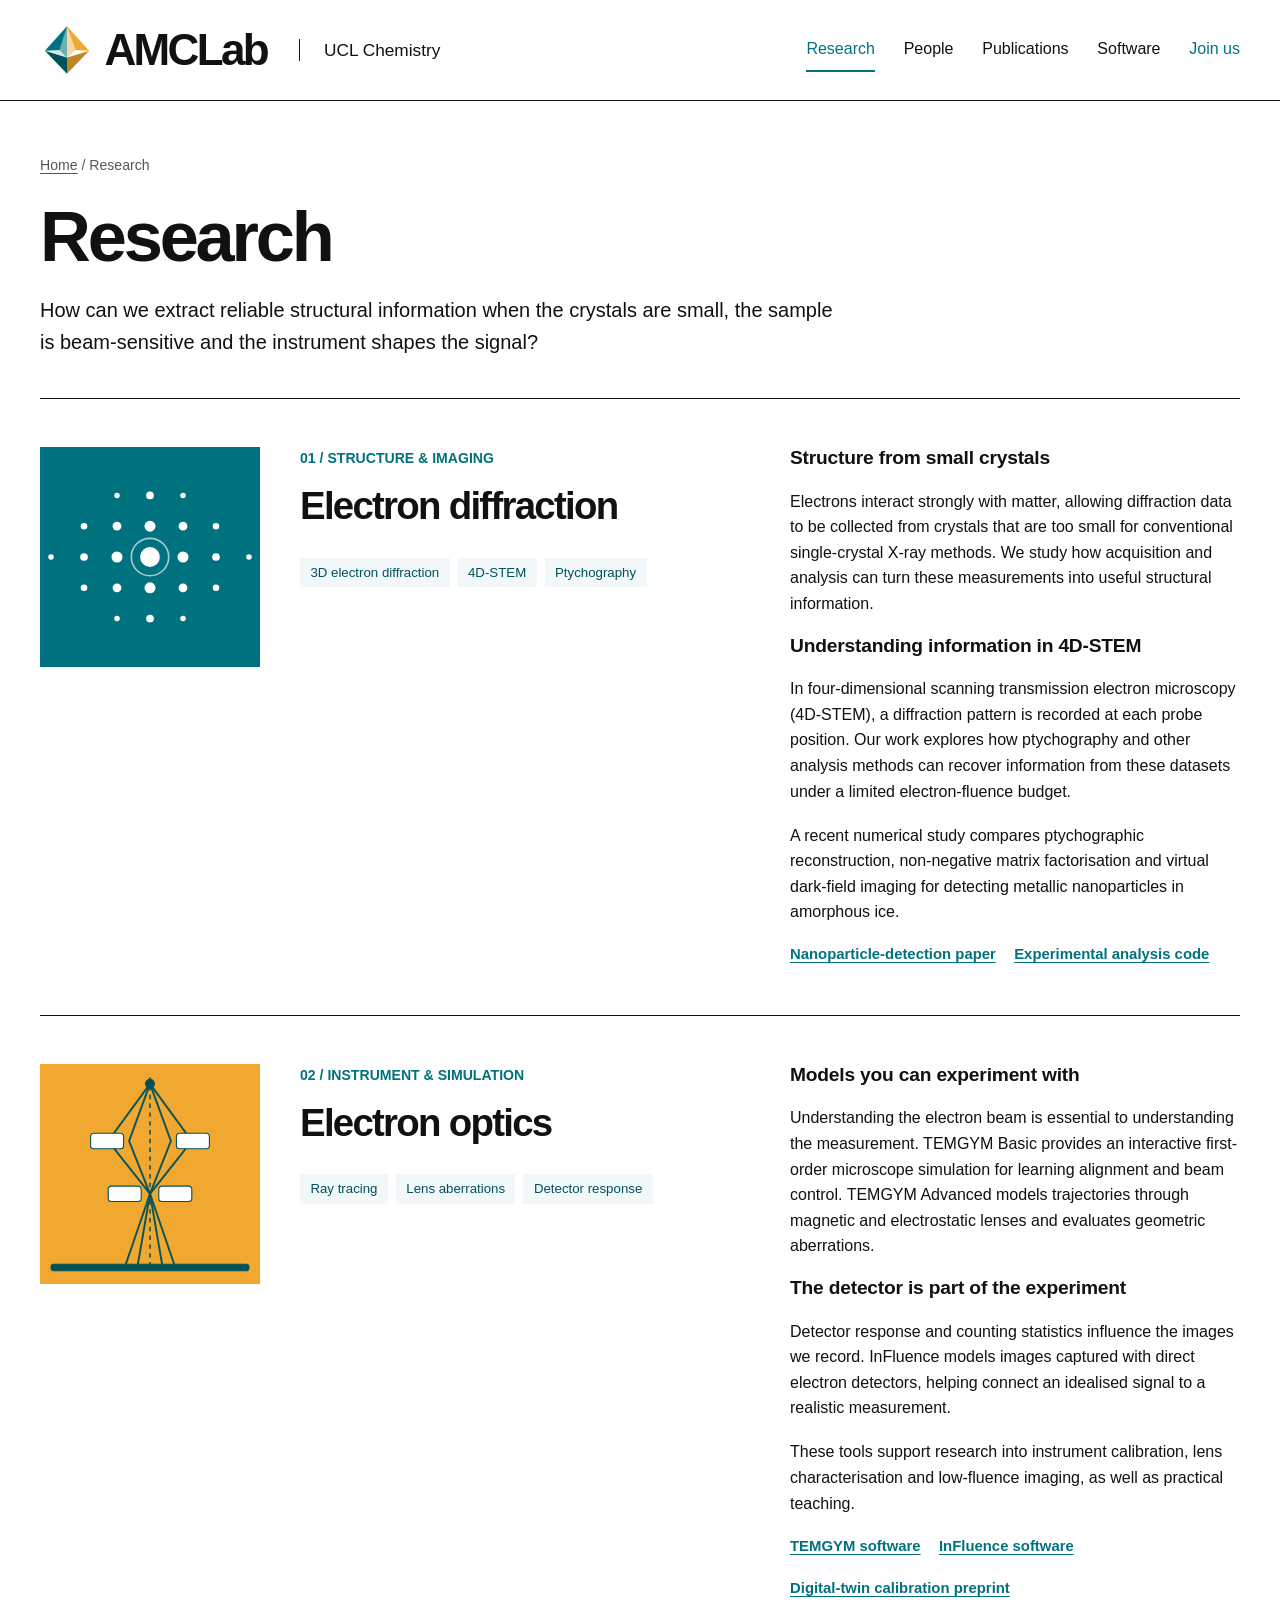
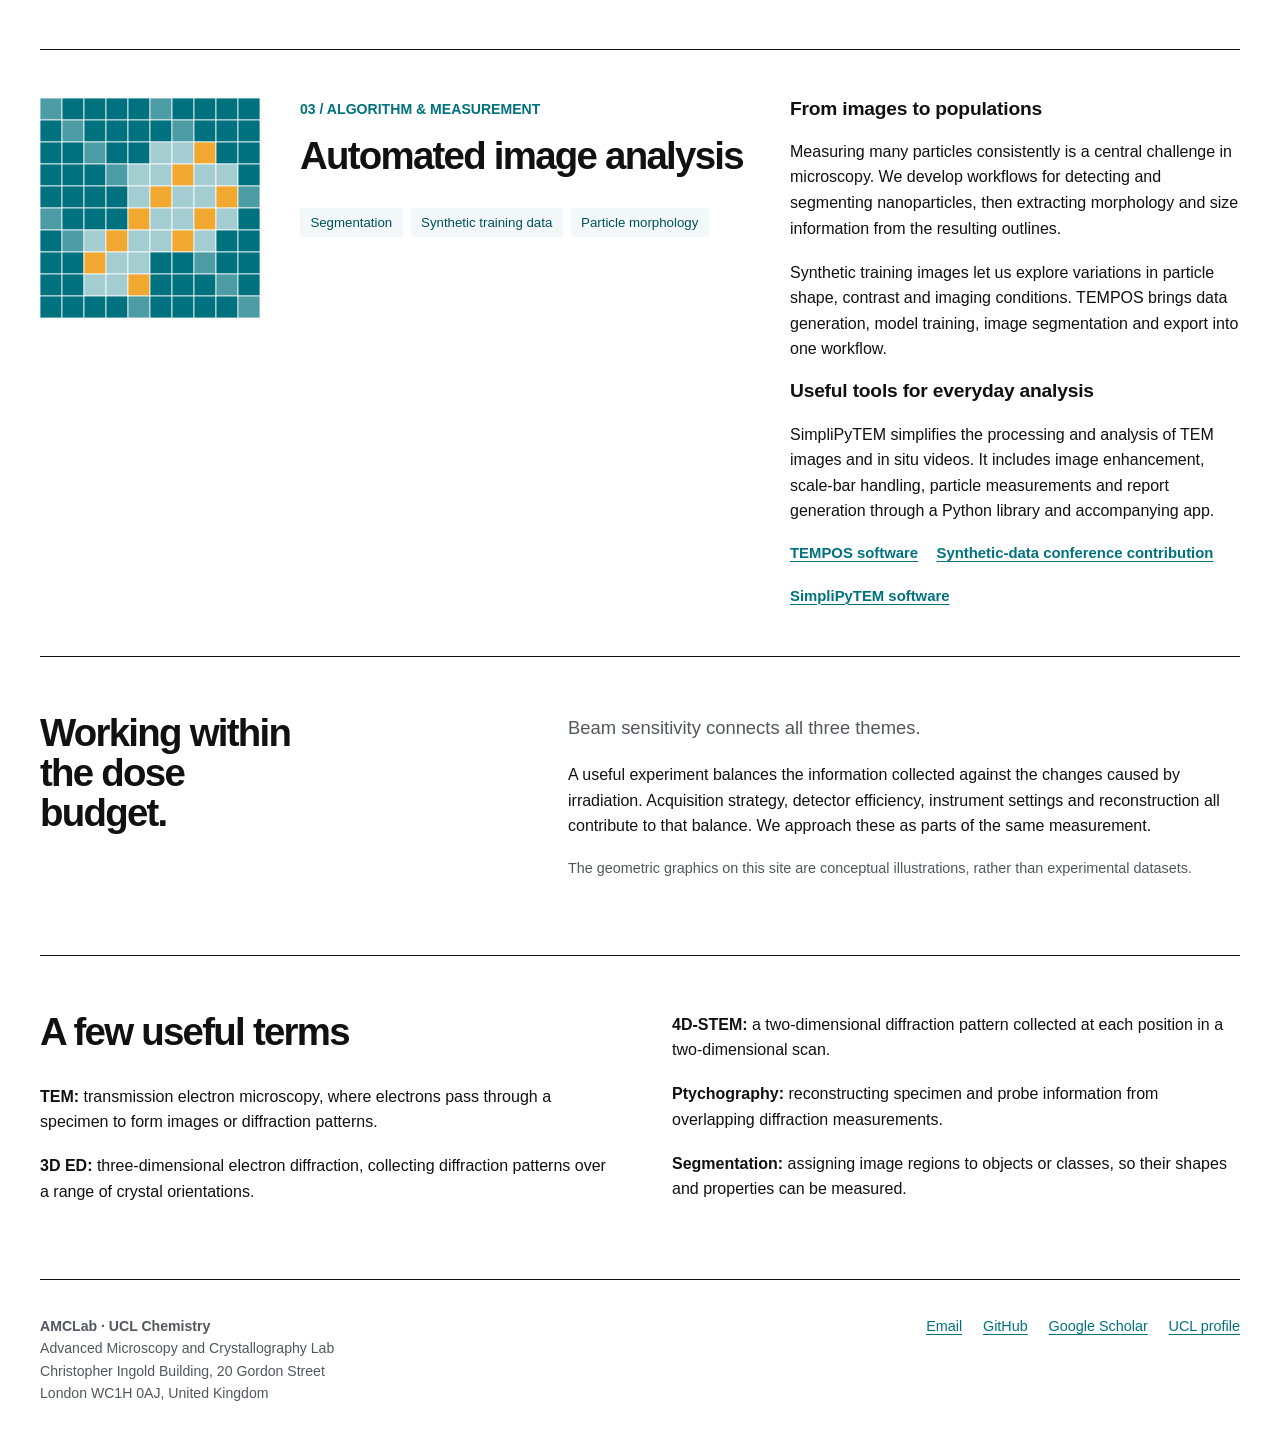
<file: research.html>
<!doctype html>
<html lang="en-GB">
<head><meta charset="utf-8"><meta name="viewport" content="width=device-width, initial-scale=1">
<title>Research · AMCLab</title><meta name="description" content="Electron diffraction, electron optics, detector modelling and automated TEM image analysis at AMCLab."><meta name="theme-color" content="#00727f">
<meta property="og:type" content="website"><meta property="og:site_name" content="AMCLab"><meta property="og:title" content="Research · AMCLab"><meta property="og:description" content="Electron diffraction, electron optics, detector modelling and automated TEM image analysis at AMCLab.">
<link rel="icon" type="image/svg+xml" href="data:image/svg+xml,%3Csvg%20xmlns%3D%22http%3A//www.w3.org/2000/svg%22%20viewBox%3D%220%200%20200%20200%22%20role%3D%22img%22%20aria-label%3D%22AMCLab%20crystal%20mark%22%3E%0A%3Cpath%20d%3D%22M100%2012%2018%20103%20100%20128Z%22%20fill%3D%22%2300727f%22/%3E%3Cpath%20d%3D%22M100%2012%20100%20128%20182%20103Z%22%20fill%3D%22%23f0a830%22/%3E%0A%3Cpath%20d%3D%22M100%20188%2018%20103%20100%20128Z%22%20fill%3D%22%2300515a%22/%3E%3Cpath%20d%3D%22M100%20188%20100%20128%20182%20103Z%22%20fill%3D%22%23c28725%22/%3E%0A%3Cpath%20d%3D%22M100%2012%2072%20100%20100%20128Z%22%20fill%3D%22%236eafb6%22/%3E%3Cpath%20d%3D%22M100%2012%20100%20128%20132%20100Z%22%20fill%3D%22%23f8d9a5%22/%3E%0A%3Cpath%20d%3D%22M18%20103%20100%20128%2072%20100Z%22%20fill%3D%22%23d5e8ea%22/%3E%3Cpath%20d%3D%22M100%20128%20182%20103%20132%20100Z%22%20fill%3D%22%23fff%22/%3E%0A%3C/svg%3E%0A"><link rel="stylesheet" href="assets/style.css"><script src="assets/main.js" defer></script></head>
<body><a class="skip" href="#main">Skip to content</a>
<header class="site-header"><div class="wrap header-inner"><a class="brand" href="index.html" aria-label="AMCLab home"><img src="assets/mark.svg" width="54" height="54" alt="">AMCLab</a><a class="institution" href="https://www.ucl.ac.uk/chemistry/">UCL Chemistry</a><button class="menu-toggle" aria-controls="site-nav" aria-expanded="false" type="button">Menu</button><nav class="nav" id="site-nav" aria-label="Main navigation"><a href="research.html" aria-current="page">Research</a><a href="people.html">People</a><a href="publications.html">Publications</a><a href="software.html">Software</a><a href="join.html" class="join-link">Join us</a></nav></div></header>
<main id="main" class="wrap"><div class="page-heading"><div class="breadcrumbs"><a href="index.html">Home</a> / Research</div><h1>Research</h1><p class="lead">How can we extract reliable structural information when the crystals are small, the sample is beam-sensitive and the instrument shapes the signal?</p></div>
<section class="detail-section research-detail" id="diffraction"><img src="assets/diffraction.svg" width="200" height="200" alt="Schematic diffraction spots on a regular lattice."><div><p class="number">01 / STRUCTURE &amp; IMAGING</p><h2>Electron diffraction</h2><ul class="tag-list"><li>3D electron diffraction</li><li>4D-STEM</li><li>Ptychography</li></ul></div><div><h3>Structure from small crystals</h3><p>Electrons interact strongly with matter, allowing diffraction data to be collected from crystals that are too small for conventional single-crystal X-ray methods. We study how acquisition and analysis can turn these measurements into useful structural information.</p><h3>Understanding information in 4D-STEM</h3><p>In four-dimensional scanning transmission electron microscopy (4D-STEM), a diffraction pattern is recorded at each probe position. Our work explores how ptychography and other analysis methods can recover information from these datasets under a limited electron-fluence budget.</p><p>A recent numerical study compares ptychographic reconstruction, non-negative matrix factorisation and virtual dark-field imaging for detecting metallic nanoparticles in amorphous ice.</p><div class="text-links"><a href="https://doi.org/10.1016/j.micron.2025.103956">Nanoparticle-detection paper</a><a href="https://github.com/AMCLab/cryo-4DSTEM-exp-and-analysis">Experimental analysis code</a></div></div></section>
<section class="detail-section research-detail" id="optics"><img src="assets/optics.svg" width="200" height="200" alt="Schematic electron rays passing through a microscope lens column."><div><p class="number">02 / INSTRUMENT &amp; SIMULATION</p><h2>Electron optics</h2><ul class="tag-list"><li>Ray tracing</li><li>Lens aberrations</li><li>Detector response</li></ul></div><div><h3>Models you can experiment with</h3><p>Understanding the electron beam is essential to understanding the measurement. TEMGYM Basic provides an interactive first-order microscope simulation for learning alignment and beam control. TEMGYM Advanced models trajectories through magnetic and electrostatic lenses and evaluates geometric aberrations.</p><h3>The detector is part of the experiment</h3><p>Detector response and counting statistics influence the images we record. InFluence models images captured with direct electron detectors, helping connect an idealised signal to a realistic measurement.</p><p>These tools support research into instrument calibration, lens characterisation and low-fluence imaging, as well as practical teaching.</p><div class="text-links"><a href="software.html#temgym">TEMGYM software</a><a href="software.html#influence">InFluence software</a><a href="https://arxiv.org/abs/2403.08538">Digital-twin calibration preprint</a></div></div></section>
<section class="detail-section research-detail" id="analysis"><img src="assets/analysis.svg" width="200" height="200" alt="Conceptual pixel grid with highlighted regions for automated image analysis."><div><p class="number">03 / ALGORITHM &amp; MEASUREMENT</p><h2>Automated image analysis</h2><ul class="tag-list"><li>Segmentation</li><li>Synthetic training data</li><li>Particle morphology</li></ul></div><div><h3>From images to populations</h3><p>Measuring many particles consistently is a central challenge in microscopy. We develop workflows for detecting and segmenting nanoparticles, then extracting morphology and size information from the resulting outlines.</p><p>Synthetic training images let us explore variations in particle shape, contrast and imaging conditions. TEMPOS brings data generation, model training, image segmentation and export into one workflow.</p><h3>Useful tools for everyday analysis</h3><p>SimpliPyTEM simplifies the processing and analysis of TEM images and in situ videos. It includes image enhancement, scale-bar handling, particle measurements and report generation through a Python library and accompanying app.</p><div class="text-links"><a href="software.html#tempos">TEMPOS software</a><a href="https://doi.org/10.1051/bioconf/202412910011">Synthetic-data conference contribution</a><a href="software.html#simplipytem">SimpliPyTEM software</a></div></div></section>
<section class="section split"><h2>Working within the dose budget.</h2><div><p class="section-lead">Beam sensitivity connects all three themes.</p><p>A useful experiment balances the information collected against the changes caused by irradiation. Acquisition strategy, detector efficiency, instrument settings and reconstruction all contribute to that balance. We approach these as parts of the same measurement.</p><p class="note">The geometric graphics on this site are conceptual illustrations, rather than experimental datasets.</p></div></section>
<section class="section layout-two"><div><h2>A few useful terms</h2><p><strong>TEM:</strong> transmission electron microscopy, where electrons pass through a specimen to form images or diffraction patterns.</p><p><strong>3D ED:</strong> three-dimensional electron diffraction, collecting diffraction patterns over a range of crystal orientations.</p></div><div><p><strong>4D-STEM:</strong> a two-dimensional diffraction pattern collected at each position in a two-dimensional scan.</p><p><strong>Ptychography:</strong> reconstructing specimen and probe information from overlapping diffraction measurements.</p><p><strong>Segmentation:</strong> assigning image regions to objects or classes, so their shapes and properties can be measured.</p></div></section>
</main>
<footer class="site-footer"><div class="wrap footer-inner"><div><p class="footer-brand">AMCLab · UCL Chemistry</p><p>Advanced Microscopy and Crystallography Lab<br>Christopher Ingold Building, 20 Gordon Street<br>London WC1H 0AJ, United Kingdom</p></div><div class="footer-links"><a href="mailto:andy.stewart@ucl.ac.uk">Email</a><a href="https://github.com/AMCLab">GitHub</a><a href="https://scholar.google.com/citations?user=0RA7ExoAAAAJ">Google Scholar</a><a href="https://profiles.ucl.ac.uk/87729-andrew-stewart">UCL profile</a></div></div></footer></body></html>
</file>
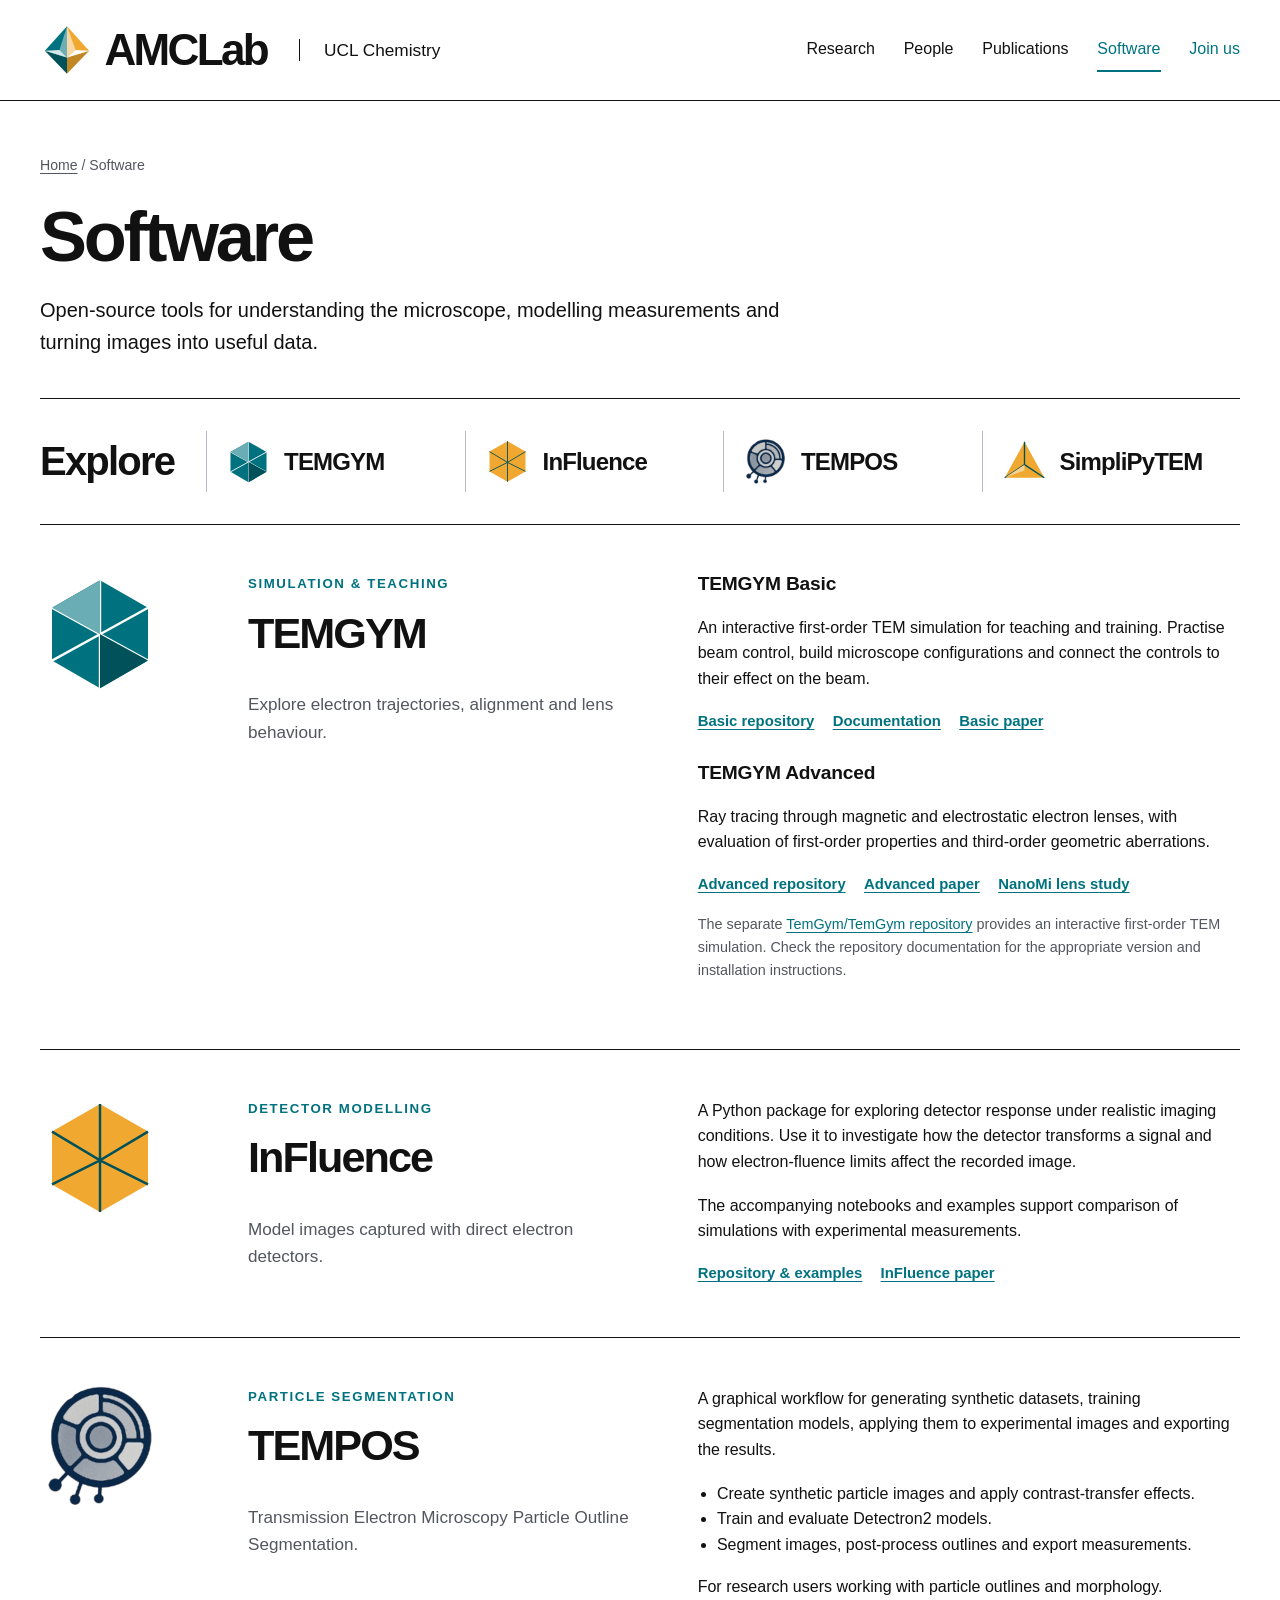
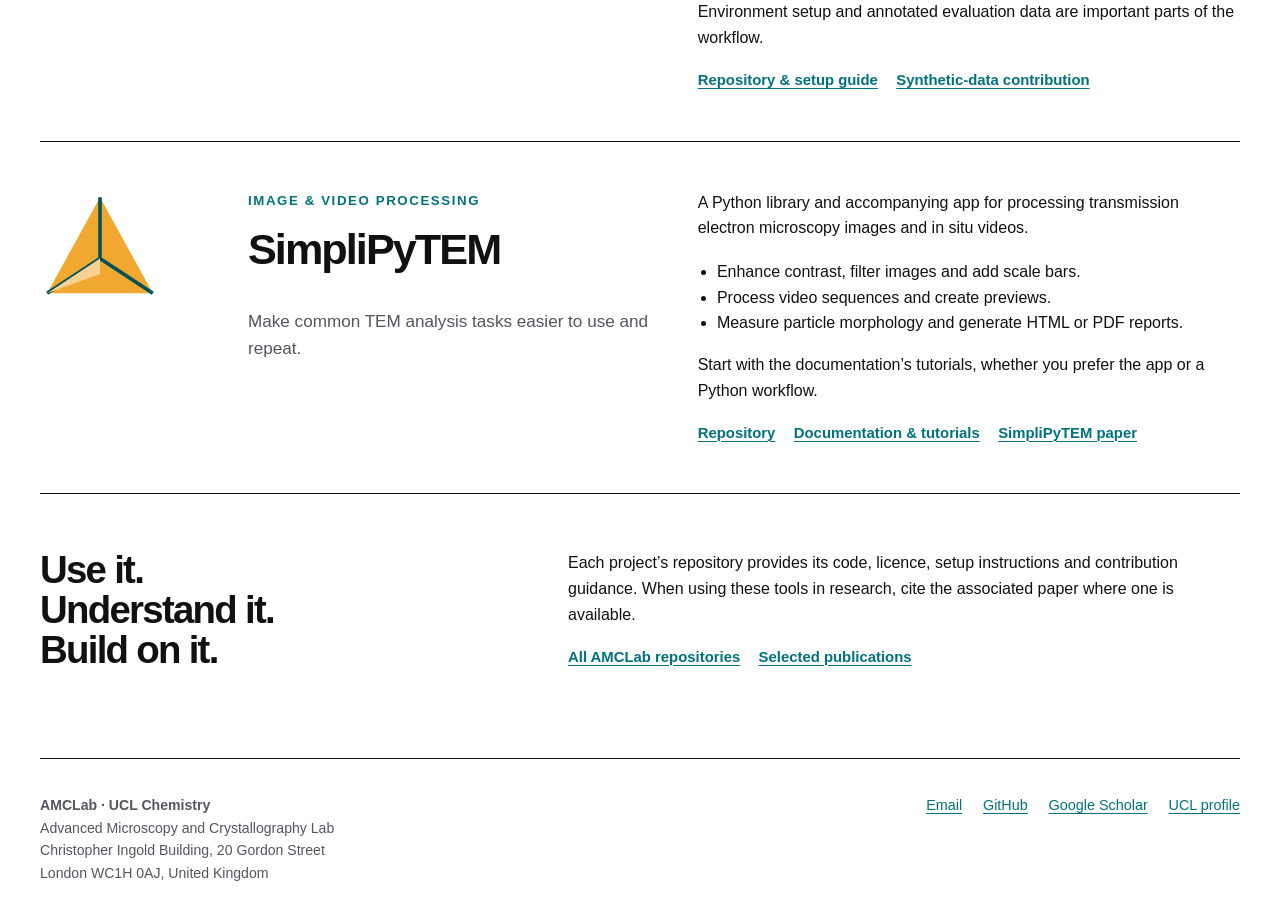
<file: software.html>
<!doctype html>
<html lang="en-GB">
<head><meta charset="utf-8"><meta name="viewport" content="width=device-width, initial-scale=1">
<title>Software · AMCLab</title><meta name="description" content="TEMGYM, InFluence, TEMPOS and SimpliPyTEM: open-source simulation, detector modelling and TEM image analysis."><meta name="theme-color" content="#00727f">
<meta property="og:type" content="website"><meta property="og:site_name" content="AMCLab"><meta property="og:title" content="Software · AMCLab"><meta property="og:description" content="TEMGYM, InFluence, TEMPOS and SimpliPyTEM: open-source simulation, detector modelling and TEM image analysis.">
<link rel="icon" type="image/svg+xml" href="data:image/svg+xml,%3Csvg%20xmlns%3D%22http%3A//www.w3.org/2000/svg%22%20viewBox%3D%220%200%20200%20200%22%20role%3D%22img%22%20aria-label%3D%22AMCLab%20crystal%20mark%22%3E%0A%3Cpath%20d%3D%22M100%2012%2018%20103%20100%20128Z%22%20fill%3D%22%2300727f%22/%3E%3Cpath%20d%3D%22M100%2012%20100%20128%20182%20103Z%22%20fill%3D%22%23f0a830%22/%3E%0A%3Cpath%20d%3D%22M100%20188%2018%20103%20100%20128Z%22%20fill%3D%22%2300515a%22/%3E%3Cpath%20d%3D%22M100%20188%20100%20128%20182%20103Z%22%20fill%3D%22%23c28725%22/%3E%0A%3Cpath%20d%3D%22M100%2012%2072%20100%20100%20128Z%22%20fill%3D%22%236eafb6%22/%3E%3Cpath%20d%3D%22M100%2012%20100%20128%20132%20100Z%22%20fill%3D%22%23f8d9a5%22/%3E%0A%3Cpath%20d%3D%22M18%20103%20100%20128%2072%20100Z%22%20fill%3D%22%23d5e8ea%22/%3E%3Cpath%20d%3D%22M100%20128%20182%20103%20132%20100Z%22%20fill%3D%22%23fff%22/%3E%0A%3C/svg%3E%0A"><link rel="stylesheet" href="assets/style.css"><script src="assets/main.js" defer></script></head>
<body><a class="skip" href="#main">Skip to content</a>
<header class="site-header"><div class="wrap header-inner"><a class="brand" href="index.html" aria-label="AMCLab home"><img src="assets/mark.svg" width="54" height="54" alt="">AMCLab</a><a class="institution" href="https://www.ucl.ac.uk/chemistry/">UCL Chemistry</a><button class="menu-toggle" aria-controls="site-nav" aria-expanded="false" type="button">Menu</button><nav class="nav" id="site-nav" aria-label="Main navigation"><a href="research.html">Research</a><a href="people.html">People</a><a href="publications.html">Publications</a><a href="software.html" aria-current="page">Software</a><a href="join.html" class="join-link">Join us</a></nav></div></header>
<main id="main" class="wrap"><div class="page-heading"><div class="breadcrumbs"><a href="index.html">Home</a> / Software</div><h1>Software</h1><p class="lead">Open-source tools for understanding the microscope, modelling measurements and turning images into useful data.</p></div><div class="software-strip"><h2>Explore</h2><div class="software-index"><a href="#temgym"><svg class="software-emblem" viewBox="0 0 100 100" aria-hidden="true"><path d="M50 6 10 29 10 73 50 96 90 73 90 29Z" fill="#00727f"/><path d="m50 6 0 45 40-22M50 51 10 29M50 51 50 96M50 51 90 73M50 51 10 73" fill="none" stroke="#fff" stroke-width="2"/><path d="M50 6 10 29 50 51Z" fill="#6badb5"/><path d="M50 51 50 96 90 73Z" fill="#00515a"/></svg><span>TEMGYM</span></a><a href="#influence"><svg class="software-emblem" viewBox="0 0 100 100" aria-hidden="true"><path d="M50 5 10 28 10 72 50 95 90 72 90 28Z" fill="#f0a830"/><path d="m10 28 40 24 40-24M10 72 50 52 90 72M50 5v90" fill="none" stroke="#00515a" stroke-width="2"/></svg><span>InFluence</span></a><a href="#tempos"><img class="software-emblem" src="assets/tempos-logo.png" width="120" height="120" alt=""><span>TEMPOS</span></a><a href="#simplipytem"><svg class="software-emblem" viewBox="0 0 100 100" aria-hidden="true"><path d="M50 6 6 86 94 86Z" fill="#f0a830"/><path d="M50 6v51L6 86M50 57l44 29" fill="none" stroke="#00515a" stroke-width="3"/><path d="M50 57 6 86 50 70Z" fill="#f7d293"/></svg><span>SimpliPyTEM</span></a></div></div><section class="software-detail" id="temgym"><div><svg class="software-emblem" viewBox="0 0 100 100" aria-hidden="true"><path d="M50 6 10 29 10 73 50 96 90 73 90 29Z" fill="#00727f"/><path d="m50 6 0 45 40-22M50 51 10 29M50 51 50 96M50 51 90 73M50 51 10 73" fill="none" stroke="#fff" stroke-width="2"/><path d="M50 6 10 29 50 51Z" fill="#6badb5"/><path d="M50 51 50 96 90 73Z" fill="#00515a"/></svg></div><div><p class="eyebrow">SIMULATION &amp; TEACHING</p><h2>TEMGYM</h2><p class="purpose">Explore electron trajectories, alignment and lens behaviour.</p></div><div><h3>TEMGYM Basic</h3><p>An interactive first-order TEM simulation for teaching and training. Practise beam control, build microscope configurations and connect the controls to their effect on the beam.</p><div class="text-links"><a href="https://github.com/AMCLab/TemGymBasic">Basic repository</a><a href="https://temgymbasic.readthedocs.io/en/latest/">Documentation</a><a href="https://doi.org/10.1107/S1600576723005174">Basic paper</a></div><h3 style="margin-top:1.8rem">TEMGYM Advanced</h3><p>Ray tracing through magnetic and electrostatic electron lenses, with evaluation of first-order properties and third-order geometric aberrations.</p><div class="text-links"><a href="https://github.com/AMCLab/TEMGYMAdvanced">Advanced repository</a><a href="https://doi.org/10.1016/j.ultramic.2023.113738">Advanced paper</a><a href="https://doi.org/10.1016/j.micron.2023.103450">NanoMi lens study</a></div><p class="note" style="margin-top:1rem">The separate <a href="https://github.com/TemGym/TemGym">TemGym/TemGym repository</a> provides an interactive first-order TEM simulation. Check the repository documentation for the appropriate version and installation instructions.</p></div></section>
<section class="software-detail" id="influence"><div><svg class="software-emblem" viewBox="0 0 100 100" aria-hidden="true"><path d="M50 5 10 28 10 72 50 95 90 72 90 28Z" fill="#f0a830"/><path d="m10 28 40 24 40-24M10 72 50 52 90 72M50 5v90" fill="none" stroke="#00515a" stroke-width="2"/></svg></div><div><p class="eyebrow">DETECTOR MODELLING</p><h2>InFluence</h2><p class="purpose">Model images captured with direct electron detectors.</p></div><div><p>A Python package for exploring detector response under realistic imaging conditions. Use it to investigate how the detector transforms a signal and how electron-fluence limits affect the recorded image.</p><p>The accompanying notebooks and examples support comparison of simulations with experimental measurements.</p><div class="text-links"><a href="https://github.com/AMCLab/InFluence">Repository &amp; examples</a><a href="https://doi.org/10.1093/micmic/ozad064">InFluence paper</a></div></div></section>
<section class="software-detail" id="tempos"><div><img class="software-emblem" src="assets/tempos-logo.png" width="120" height="120" alt=""></div><div><p class="eyebrow">PARTICLE SEGMENTATION</p><h2>TEMPOS</h2><p class="purpose">Transmission Electron Microscopy Particle Outline Segmentation.</p></div><div><p>A graphical workflow for generating synthetic datasets, training segmentation models, applying them to experimental images and exporting the results.</p><ul><li>Create synthetic particle images and apply contrast-transfer effects.</li><li>Train and evaluate Detectron2 models.</li><li>Segment images, post-process outlines and export measurements.</li></ul><p>For research users working with particle outlines and morphology. Environment setup and annotated evaluation data are important parts of the workflow.</p><div class="text-links"><a href="https://github.com/AMCLab/TEMPOS">Repository &amp; setup guide</a><a href="https://doi.org/10.1051/bioconf/202412910011">Synthetic-data contribution</a></div></div></section>
<section class="software-detail" id="simplipytem"><div><svg class="software-emblem" viewBox="0 0 100 100" aria-hidden="true"><path d="M50 6 6 86 94 86Z" fill="#f0a830"/><path d="M50 6v51L6 86M50 57l44 29" fill="none" stroke="#00515a" stroke-width="3"/><path d="M50 57 6 86 50 70Z" fill="#f7d293"/></svg></div><div><p class="eyebrow">IMAGE &amp; VIDEO PROCESSING</p><h2>SimpliPyTEM</h2><p class="purpose">Make common TEM analysis tasks easier to use and repeat.</p></div><div><p>A Python library and accompanying app for processing transmission electron microscopy images and in situ videos.</p><ul><li>Enhance contrast, filter images and add scale bars.</li><li>Process video sequences and create previews.</li><li>Measure particle morphology and generate HTML or PDF reports.</li></ul><p>Start with the documentation’s tutorials, whether you prefer the app or a Python workflow.</p><div class="text-links"><a href="https://github.com/gabriel-ing/SimpliPyTEM">Repository</a><a href="https://simplipytem.readthedocs.io/en/latest/">Documentation &amp; tutorials</a><a href="https://doi.org/10.1371/journal.pone.0285691">SimpliPyTEM paper</a></div></div></section><section class="section split"><h2>Use it.<br>Understand it.<br>Build on it.</h2><div><p>Each project’s repository provides its code, licence, setup instructions and contribution guidance. When using these tools in research, cite the associated paper where one is available.</p><div class="text-links"><a href="https://github.com/AMCLab">All AMCLab repositories</a><a href="publications.html">Selected publications</a></div></div></section></main>
<footer class="site-footer"><div class="wrap footer-inner"><div><p class="footer-brand">AMCLab · UCL Chemistry</p><p>Advanced Microscopy and Crystallography Lab<br>Christopher Ingold Building, 20 Gordon Street<br>London WC1H 0AJ, United Kingdom</p></div><div class="footer-links"><a href="mailto:andy.stewart@ucl.ac.uk">Email</a><a href="https://github.com/AMCLab">GitHub</a><a href="https://scholar.google.com/citations?user=0RA7ExoAAAAJ">Google Scholar</a><a href="https://profiles.ucl.ac.uk/87729-andrew-stewart">UCL profile</a></div></div></footer></body></html>
</file>
<file: assets/style.css>
@charset "UTF-8";
:root{--primary:#00727f;--primary-dark:#00515a;--accent:#f0a830;--accent-text:#8a5d00;--ink:#111;--muted:#53565e;--line:#b7bbc3;--pale:#f2f8f9;--sans:Arial,Helvetica,sans-serif;--max:1440px}
*{box-sizing:border-box}html{scroll-behavior:smooth;scroll-padding-top:6rem}body{margin:0;color:var(--ink);background:#fff;font-family:var(--sans);font-size:1rem;line-height:1.6;-webkit-font-smoothing:antialiased}img,svg{max-width:100%;height:auto}img{display:block}a{color:var(--primary);text-underline-offset:.2em;text-decoration-thickness:1px}a:hover{color:var(--primary-dark)}button,input{font:inherit}button{cursor:pointer}h1,h2,h3,p{margin-top:0}h1,h2,h3{line-height:1.04;letter-spacing:-.045em}h1{font-size:clamp(3rem,5.5vw,5.9rem);font-weight:900;margin-bottom:1.6rem}h2{font-size:clamp(2rem,3vw,3rem);font-weight:800}h3{font-size:1.65rem;line-height:1.15;font-weight:800}p{margin-bottom:1.15rem}ul{padding-left:1.2rem}::selection{color:#fff;background:var(--primary)}:focus-visible{outline:3px solid var(--primary);outline-offset:5px}.wrap{width:min(calc(100% - 5rem),var(--max));margin:auto}.skip{position:fixed;left:1rem;top:-8rem;z-index:99;background:var(--primary);color:#fff;padding:.7rem 1rem}.skip:focus{top:1rem}.site-header{border-bottom:1px solid var(--ink);background:#fff}.header-inner{min-height:100px;display:flex;align-items:center;gap:2rem}.brand{display:flex;align-items:center;gap:.65rem;color:var(--ink);font-size:2.75rem;font-weight:900;letter-spacing:-.06em;line-height:1;text-decoration:none;white-space:nowrap}.brand img{width:54px;height:54px}.institution{border-left:1px solid var(--ink);padding-left:1.5rem;line-height:1.3;color:var(--ink);font-size:1.08rem;text-decoration:none;white-space:nowrap}.nav{display:flex;align-items:center;gap:1.8rem;margin-left:auto}.nav a{color:var(--ink);font-size:1rem;text-decoration:none;white-space:nowrap;padding:.5rem 0;border-bottom:2px solid transparent}.nav a:hover,.nav a[aria-current=page]{color:var(--primary);border-color:var(--primary)}.nav .join-link{color:var(--primary)}.menu-toggle{display:none;background:#fff;border:1px solid var(--ink);padding:.45rem .75rem;font-weight:700}.hero{display:grid;grid-template-columns:1.04fr 1fr;align-items:center;gap:1.5rem;padding:3rem 0 2.3rem;min-height:560px;border-bottom:1px solid var(--ink)}.hero h1{max-width:12ch}.hero .intro{font-size:1.25rem;line-height:1.5;max-width:33rem;letter-spacing:-.018em}.hero figure{margin:0;align-self:center}.hero img{width:100%;object-fit:contain}.hero figcaption{font-size:.8rem;line-height:1.3;color:var(--muted);text-align:right;padding-top:.7rem}.eyebrow{font-size:.83rem;letter-spacing:.12em;text-transform:uppercase;font-weight:700;color:var(--primary);margin:0 0 1rem}.actions{display:flex;gap:1rem;align-items:center;flex-wrap:wrap;margin-top:1.8rem}.button{padding:.8rem 1.3rem;display:inline-flex;gap:1rem;align-items:center;justify-content:center;font-weight:700;color:#fff;background:var(--primary);text-decoration:none;border:1px solid var(--primary);line-height:1.4;min-height:49px}.button:hover{background:var(--primary-dark);color:#fff}.button.secondary{background:#fff;border-color:var(--ink);color:var(--ink)}.button.secondary:hover{color:var(--primary);border-color:var(--primary)}.arrow{font-size:1.35rem;line-height:1;display:inline-block}.research-strip{display:grid;grid-template-columns:repeat(3,1fr);padding:1.7rem 0;border-bottom:1px solid var(--ink)}.research-tile{display:grid;grid-template-columns:45% 1fr;gap:1.2rem;align-items:center;color:var(--ink);text-decoration:none;padding:0 1.5rem;border-left:1px solid var(--line)}.research-tile:first-child{padding-left:0;border-left:0}.research-tile:last-child{padding-right:0}.research-tile img{aspect-ratio:1;object-fit:contain;width:100%}.research-tile h2{font-size:1.5rem;line-height:1.13;letter-spacing:-.035em;margin-bottom:.9rem}.research-tile .arrow{font-size:2rem}.research-tile:hover h2{color:var(--primary)}.software-strip{display:flex;align-items:center;gap:2rem;padding:2rem 0;border-bottom:1px solid var(--ink)}.software-strip h2{margin:0;flex:0 0 auto;font-size:2.5rem}.software-index{display:grid;grid-template-columns:repeat(4,1fr);flex:1;gap:0}.software-index a{display:flex;align-items:center;gap:.8rem;padding:.5rem 1.2rem;border-left:1px solid var(--line);color:var(--ink);font-size:1.5rem;font-weight:800;letter-spacing:-.035em;text-decoration:none;white-space:nowrap}.software-index a:hover{color:var(--primary)}.software-index .software-emblem{width:45px;flex:0 0 45px}.section{padding:3.5rem 0;border-bottom:1px solid var(--ink)}.section-head{display:flex;justify-content:space-between;align-items:baseline;gap:2rem;margin-bottom:1.6rem}.section-head h2{margin:0}.section-head a{font-weight:700;white-space:nowrap}.section-lead{font-size:1.15rem;max-width:49rem;line-height:1.65;color:var(--muted)}.split{display:grid;grid-template-columns:1fr 1.5fr;gap:5rem}.split h2{max-width:12ch}.paper-grid{display:grid;grid-template-columns:repeat(3,1fr);gap:2rem}.paper-summary{border-left:1px solid var(--line);padding-left:1.5rem}.paper-summary:first-child{border-left:0;padding-left:0}.paper-summary h3{font-size:1.45rem;line-height:1.2;letter-spacing:-.025em}.paper-summary h3 a{color:var(--ink);text-decoration:none}.paper-summary h3 a:hover{color:var(--primary)}.meta{font-size:.88rem;color:var(--muted);letter-spacing:0;line-height:1.5}.paper-summary p{font-size:1rem;line-height:1.6}.cta{display:grid;grid-template-columns:1.1fr 1fr;gap:3rem;background:var(--primary);color:#fff;padding:3rem;margin:3rem 0}.cta h2{margin-bottom:0}.cta p{font-size:1.12rem}.cta a{color:#fff}.cta .button{background:#fff;color:var(--primary);border-color:#fff}.page-heading{padding:3.3rem 0 2.5rem;border-bottom:1px solid var(--ink)}.page-heading h1{max-width:16ch;margin-bottom:1.3rem}.page-heading .lead{font-size:1.25rem;line-height:1.6;max-width:50rem;margin-bottom:0}.breadcrumbs{font-size:.88rem;color:var(--muted);margin-bottom:1.5rem}.breadcrumbs a{color:var(--muted)}.detail-section{padding:3rem 0;border-bottom:1px solid var(--ink);scroll-margin-top:1.5rem}.research-detail{display:grid;grid-template-columns:220px 1fr 1fr;gap:2.5rem;align-items:start}.research-detail img{width:100%;aspect-ratio:1}.research-detail .number{color:var(--primary);font-size:.88rem;font-weight:700;margin-bottom:1rem}.research-detail h2{font-size:2.4rem}.research-detail h3{font-size:1.2rem;letter-spacing:-.01em}.tag-list{display:flex;gap:.5rem;flex-wrap:wrap;list-style:none;padding:0;margin:1.3rem 0}.tag-list li{padding:.25rem .65rem;background:var(--pale);font-size:.83rem;color:var(--primary-dark)}.text-links{display:flex;gap:1.15rem;flex-wrap:wrap;margin-top:1.1rem}.text-links a{font-size:.93rem;font-weight:700}.profile-lead{display:grid;grid-template-columns:.85fr 1.6fr;gap:4rem}.name-label{font-size:1rem;color:var(--accent-text);font-weight:700}.profile-lead h2{font-size:2.8rem}.alumni{border-top:1px solid var(--line)}.person-row{display:grid;grid-template-columns:.9fr 1.4fr 1fr;gap:2.7rem;padding:2rem 0;border-bottom:1px solid var(--line)}.person-row h3{font-size:1.55rem}.person-row .role{font-size:1rem;margin-bottom:.75rem}.person-row p{margin-bottom:.7rem}.software-detail{display:grid;grid-template-columns:160px 1fr 1.35fr;gap:3rem;padding:3rem 0;border-bottom:1px solid var(--ink);scroll-margin-top:1.5rem}.software-detail .software-emblem{max-width:120px}.software-detail h2{font-size:2.7rem}.software-detail .purpose{font-size:1.07rem;color:var(--muted)}.software-detail h3{font-size:1.2rem;letter-spacing:-.01em}.filter-bar{display:flex;align-items:flex-end;gap:1.5rem;flex-wrap:wrap;padding:2rem 0;border-bottom:1px solid var(--line)}.search-field{flex:1 1 260px;max-width:430px}.search-field label{display:block;font-size:.9rem;font-weight:700;margin-bottom:.4rem}.search-field input{width:100%;border:1px solid var(--ink);padding:.65rem .8rem;background:#fff;min-height:47px;border-radius:0}.filters{display:flex;gap:.4rem;flex-wrap:wrap}.filters button{color:var(--ink);border:1px solid var(--line);background:#fff;padding:.65rem .8rem;min-height:46px;font-size:.9rem}.filters button[aria-pressed=true]{color:#fff;background:var(--primary);border-color:var(--primary)}.filters button:hover{border-color:var(--primary)}.result-count{font-size:.9rem;color:var(--muted);margin:1.2rem 0}.publication{display:grid;grid-template-columns:90px 1fr;gap:2rem;border-bottom:1px solid var(--line);padding:1.8rem 0}.publication .year{color:var(--primary);font-size:1.4rem;font-weight:800}.publication h2{font-size:1.45rem;line-height:1.25;letter-spacing:-.025em;margin-bottom:.8rem;max-width:64ch}.publication .authors{font-size:.98rem;max-width:68rem;margin-bottom:.5rem}.publication .citation{color:var(--muted);font-size:.93rem;margin-bottom:.65rem}.publication .type{font-size:.8rem;color:var(--accent-text);font-weight:700}.publication[hidden],.empty[hidden]{display:none}.empty{padding:2rem;background:var(--pale)}.contact-grid{display:grid;grid-template-columns:repeat(2,1fr);gap:3rem}.contact-block{border-top:1px solid var(--line);padding-top:1.5rem}.contact-block h2{font-size:1.75rem}.contact-block .contact-mail{font-size:1.5rem;font-weight:700;overflow-wrap:anywhere}.address{font-style:normal}.site-footer{padding:2.2rem 0}.footer-inner{display:flex;justify-content:space-between;gap:3rem}.footer-brand{font-size:1.15rem;font-weight:800;color:var(--ink);margin-bottom:.5rem}.footer-inner p{font-size:.88rem;color:var(--muted);max-width:31rem;margin:0}.footer-links{display:flex;flex-wrap:wrap;gap:1.3rem;align-content:start}.footer-links a{font-size:.9rem}.icon-example{display:flex;align-items:center;gap:.7rem}.icon-example svg{width:32px}.note{font-size:.9rem;color:var(--muted)}.tight{max-width:65ch}.subhead{font-size:1.2rem;letter-spacing:-.02em}.layout-two{display:grid;grid-template-columns:1fr 1fr;gap:4rem}.callout{border-left:4px solid var(--accent);padding:1rem 0 1rem 1.3rem;margin:1.7rem 0}.callout p:last-child{margin-bottom:0}
@media(min-width:1500px){.hero h1{font-size:6.1rem}}
@media(max-width:1180px){.wrap{width:calc(100% - 3rem)}.header-inner{gap:1.4rem}.brand{font-size:2.2rem}.brand img{width:42px;height:42px}.institution{font-size:.95rem;padding-left:1rem}.nav{gap:1.1rem}.nav a{font-size:.95rem}.hero h1{font-size:clamp(3rem,6vw,5rem)}.research-tile{gap:.8rem;padding:0 1rem}.research-tile h2{font-size:1.25rem}.software-strip{gap:1.3rem}.software-strip h2{font-size:2rem}.software-index a{font-size:1.2rem;padding:.5rem .7rem;gap:.6rem}.software-index .software-emblem{width:35px;flex-basis:35px}.research-detail{grid-template-columns:170px 1fr 1fr;gap:1.7rem}.software-detail{grid-template-columns:110px 1fr 1.2fr;gap:2rem}}
@media(max-width:900px){.header-inner{flex-wrap:wrap;padding:1rem 0;min-height:auto;gap:1rem}.brand{font-size:2rem}.institution{font-size:.95rem}.menu-toggle{display:none;margin-left:auto;min-height:44px}.js .menu-toggle{display:block}.nav{display:flex;width:100%;margin-left:0;padding:1rem 0 .5rem;border-top:1px solid var(--line);gap:1.25rem;flex-wrap:wrap}.js .nav{display:none}.js .nav.is-open{display:flex}.hero{padding-top:2.3rem;min-height:0;gap:1rem}.hero h1{font-size:clamp(2.8rem,6.3vw,4rem)}.hero .intro{font-size:1.12rem}.button{padding:.75rem 1rem}.research-tile{grid-template-columns:1fr;gap:1rem}.research-tile img{aspect-ratio:1.45;object-fit:cover}.research-tile h2{font-size:1.25rem}.software-strip{display:block}.software-index{margin-top:1.4rem}.software-index a:first-child{border-left:0;padding-left:0}.software-index a{font-size:1.08rem}.software-index .software-emblem{width:32px;flex-basis:32px}.split{gap:2rem}.research-detail{grid-template-columns:160px 1fr}.research-detail>div:last-child{grid-column:2}.profile-lead{gap:2rem}.person-row{gap:1.4rem;grid-template-columns:.9fr 1.3fr 1.1fr}.software-detail{grid-template-columns:100px 1fr}.software-detail>div:last-child{grid-column:2}.paper-grid{gap:1.2rem}.paper-summary{padding-left:1.2rem}.cta{padding:2rem;gap:2rem}}
@media(max-width:620px){.wrap{width:calc(100% - 2rem)}.brand{font-size:1.8rem;gap:.45rem}.brand img{width:35px;height:35px}.institution{font-size:.82rem;padding-left:.75rem}.header-inner{gap:.8rem}.menu-toggle{font-size:.88rem;padding:.35rem .55rem}.hero{grid-template-columns:1fr;padding:2rem 0 1.7rem}.hero h1{font-size:clamp(2.4rem,10.4vw,4rem);max-width:13ch;letter-spacing:-.055em}.hero .intro{font-size:1.12rem}.hero figure{margin-top:.8rem}.hero figcaption{text-align:left}.actions{gap:.7rem}.button{font-size:.95rem;padding:.75rem 1rem}.research-strip{grid-template-columns:1fr;padding:0}.research-tile,.research-tile:first-child,.research-tile:last-child{grid-template-columns:95px 1fr;gap:1.2rem;padding:1rem 0;border-left:0;border-top:1px solid var(--line)}.research-tile:first-child{border-top:0}.research-tile img{aspect-ratio:1;object-fit:contain}.research-tile h2{font-size:1.4rem;margin-bottom:.4rem}.research-tile .arrow{font-size:1.5rem}.software-strip{padding:1.5rem 0}.software-index{grid-template-columns:1fr 1fr;gap:1rem;margin-top:1.1rem}.software-index a{border-left:0;padding:.3rem 0;font-size:1.2rem}.software-index .software-emblem{width:35px;flex-basis:35px}.section{padding:2.2rem 0}.section-head{display:block;margin-bottom:1.2rem}.section-head a{display:inline-block;margin-top:1rem}.split,.paper-grid,.cta,.profile-lead,.person-row,.contact-grid,.layout-two{grid-template-columns:1fr;gap:1.3rem}.split h2{max-width:none}.paper-summary,.paper-summary:first-child{padding:1.4rem 0 0;border-left:0;border-top:1px solid var(--line)}.paper-summary:first-child{padding-top:0;border-top:0}.paper-summary h3{font-size:1.5rem}.cta{padding:1.5rem;margin:2rem 0}.cta h2{font-size:2rem}.page-heading{padding:2rem 0}.page-heading h1{font-size:3rem}.page-heading .lead{font-size:1.12rem}.research-detail{grid-template-columns:1fr;gap:1.2rem}.research-detail img{width:140px}.research-detail>div:last-child{grid-column:auto}.research-detail h2{font-size:2rem}.detail-section{padding:2rem 0}.profile-lead h2{font-size:2.2rem}.person-row{padding:1.5rem 0}.person-row h3{margin-bottom:.3rem}.person-row p{margin-bottom:.5rem}.person-row .text-links{margin-top:.7rem}.software-detail{grid-template-columns:1fr;gap:1rem;padding:2rem 0}.software-detail .software-emblem{width:70px}.software-detail>div:last-child{grid-column:auto}.software-detail h2{font-size:2.2rem}.filter-bar{gap:1rem;padding:1.5rem 0}.search-field{max-width:none}.filters{gap:.4rem}.filters button{padding:.55rem .65rem;min-height:44px}.publication{grid-template-columns:1fr;gap:.7rem;padding:1.4rem 0}.publication .year{font-size:1.15rem}.publication h2{font-size:1.35rem}.footer-inner{display:block}.footer-links{margin-top:1.3rem;gap:1rem}.contact-block .contact-mail{font-size:1.3rem}}
@media(prefers-reduced-motion:reduce){html{scroll-behavior:auto}*,*::before,*::after{animation:none!important;transition:none!important}}
@media print{.nav,.menu-toggle,.actions,.filters,.search-field,.cta{display:none!important}.wrap{width:100%}.site-header{padding-bottom:1rem}.hero{min-height:0}.publication[hidden]{display:block}.section,.detail-section{break-inside:avoid}.site-footer{border-top:1px solid #aaa}a{color:#111}body{font-size:11pt}}

@media(max-width:380px){.software-index a{font-size:1rem}.software-index .software-emblem{width:30px;flex-basis:30px}}
</file>
